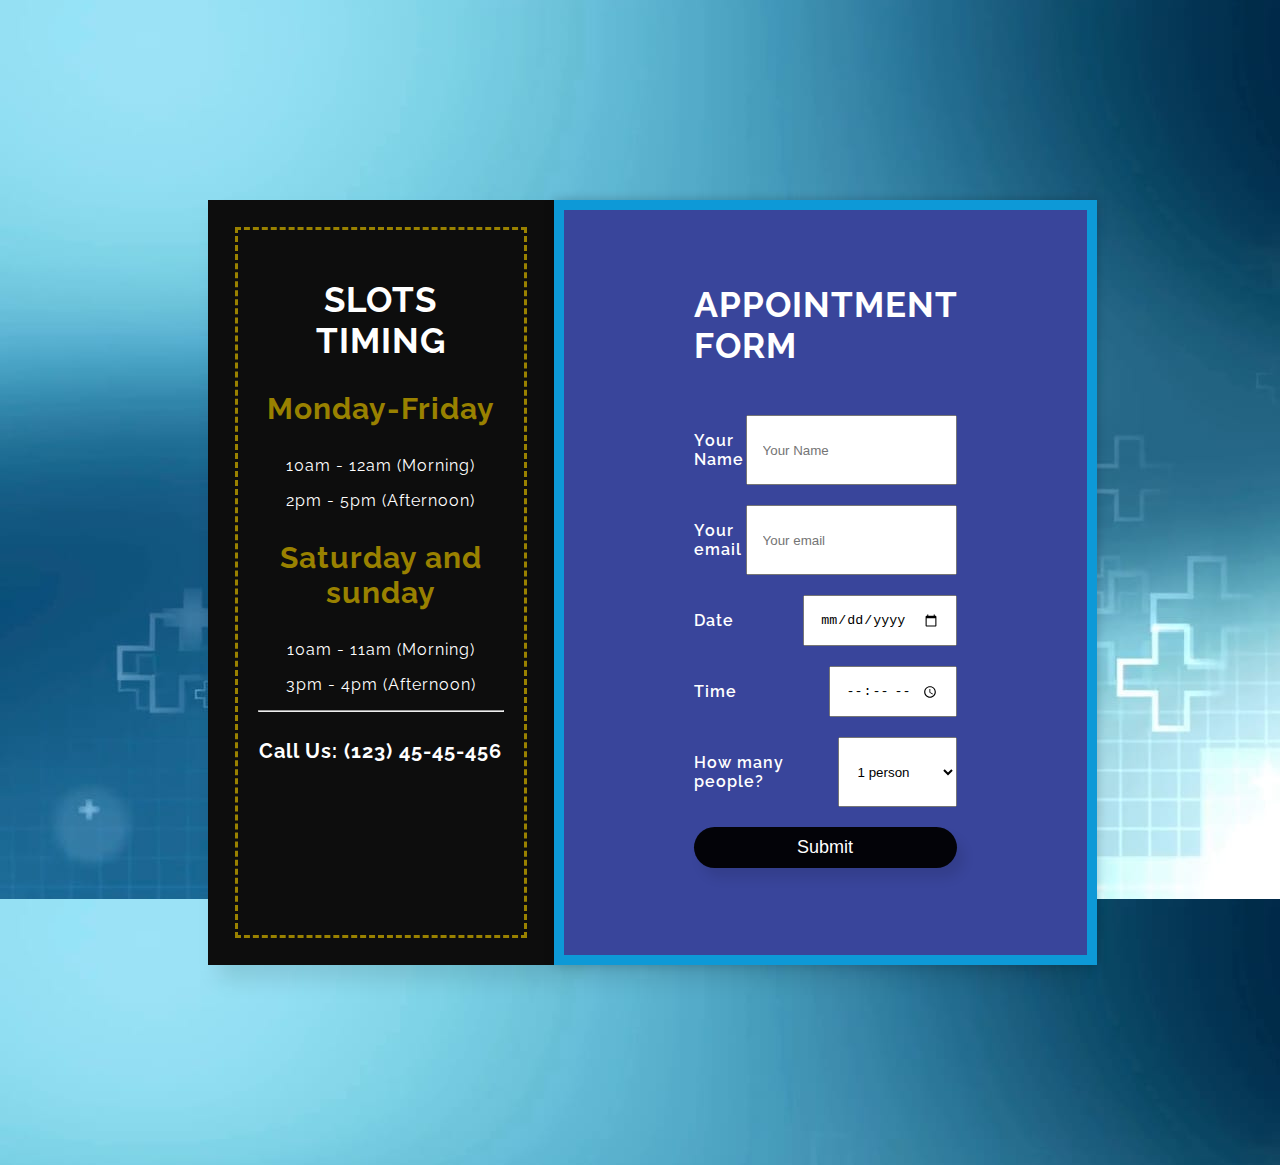
<file: Appointment form/index.html>
<!DOCTYPE html>
<html lang="en">

<head>
    <meta charset="UTF-8">
    <title>Appointment Form</title>
    <link rel="stylesheet" href="style.css">
    <!-- Font -->
    <link href="https://fonts.googleapis.com/css?family=Raleway:400,600,700,900" rel="stylesheet">
</head>

<body>


    <div class="container">
        <div class="container-time">
            <h2 class="heading">Slots Timing</h2>
            <h3 class="heading-days">Monday-Friday</h3>
            <p>10am - 12am (Morning)</p>
            <p>2pm - 5pm (Afternoon)</p>

            <h3 class="heading-days">Saturday and sunday</h3>
            <p>10am - 11am (Morning)</p>
            <p>3pm - 4pm (Afternoon)</p>

            <hr>

            <h4 class="heading-phone">Call Us: (123) 45-45-456</h4>
        </div>

        <div class="container-form">
            <form action="#">
                <h2 class="heading heading-yellow">Appointment Form</h2>

                <div class="form-field">
                    <p>Your Name</p>
                    <input type="text" placeholder="Your Name">
                </div>
                <div class="form-field">
                    <p>Your email</p>
                    <input type="email" placeholder="Your email">
                </div>
                <div class="form-field">
                    <p>Date</p>
                    <input type="date">
                </div>
                <div class="form-field">
                    <p>Time</p>
                    <input type="time">
                </div>
                <div class="form-field">
                    <p>How many people?</p>
                    <select name="select" id="#">
                        <option value="1">1 person</option>
                        <option value="2">2 persons</option>
                        <option value="3">3 persosn</option>
                        <option value="4">4 persons</option>
                        <option value="5">5 persons</option>
                        <option value="5+">5+ persons</option>
                    </select>
                </div>

                <button class="btn">Submit</button>
            </form>
        </div>
    </div>


</body>

</html>
</file>
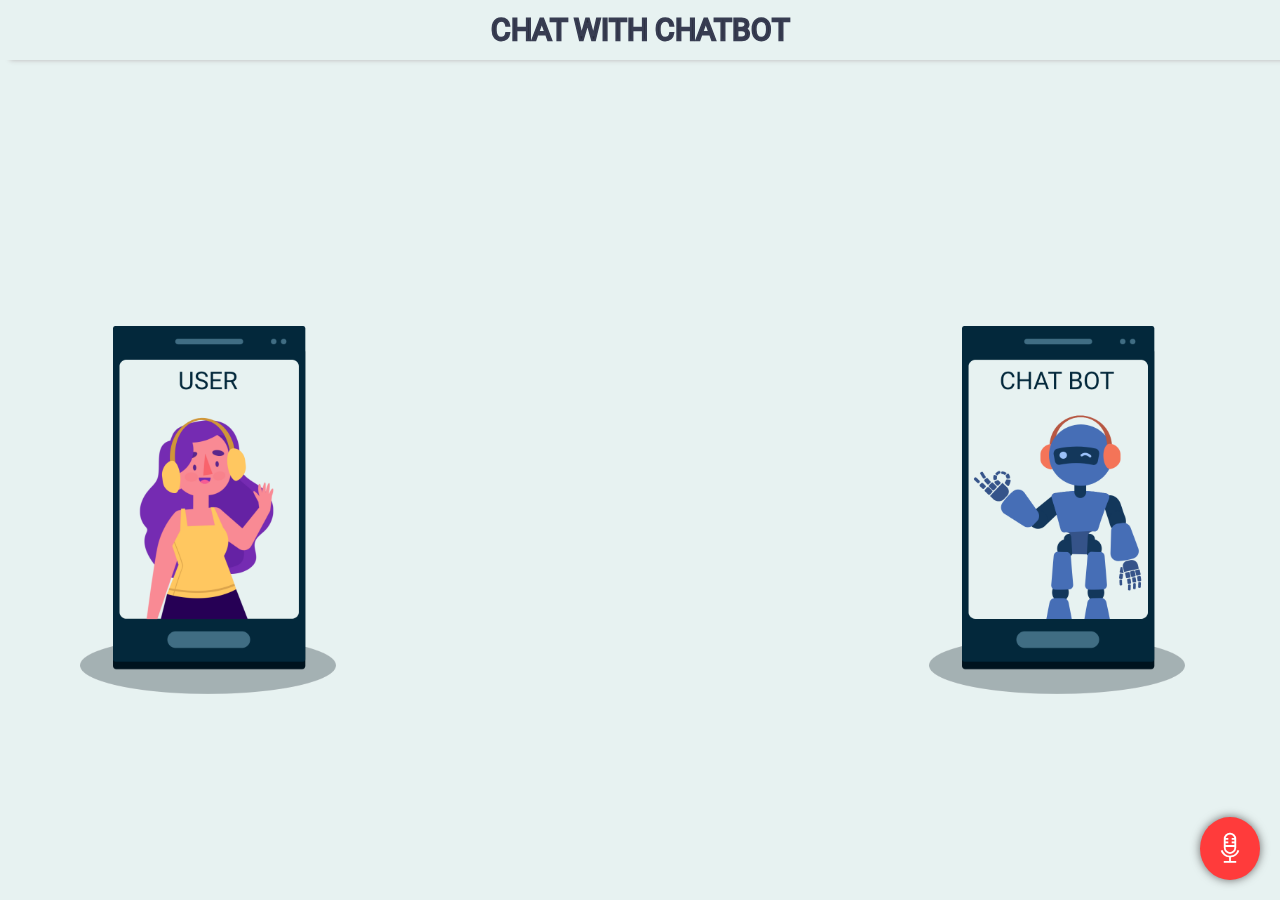
<file: Chatbot/index.html>
<!DOCTYPE html>
<html lang="en">

<head>
    <meta charset="UTF-8">
    <meta name="viewport" content="width=device-width, initial-scale=1.0">
    <title>Chatbot</title>
    <link rel="stylesheet" href="css/style.css">
</head>

<body>
    <h2 data-text="Chat with ChatBot">Chat with ChatBot</h2>
    <section class="main">
        <div class="user-area">
            <img src="images/user.png">
        </div>
        <div class="chatarea-main">
            <div class="chatarea-outer">
                <!--<div class="chatarea-inner user">Hello hi, how are you, i am good. What about you!</div>
                <div class="chatarea-inner chatbot">Hello hi, how are you, i am good. What about you!</div>
                <div class="chatarea-inner user">Hello hi, how are you, i am good. What about you!</div>-->
            </div>
        </div>
        <div class="chatbot-area">
            <img src="images/chatbot.png">
        </div>
        
        <button id="mic"><i class="flaticon-microphone"></i></button>

    </section>
    <script src="js/main.js"></script>
</body>

</html>
</file>
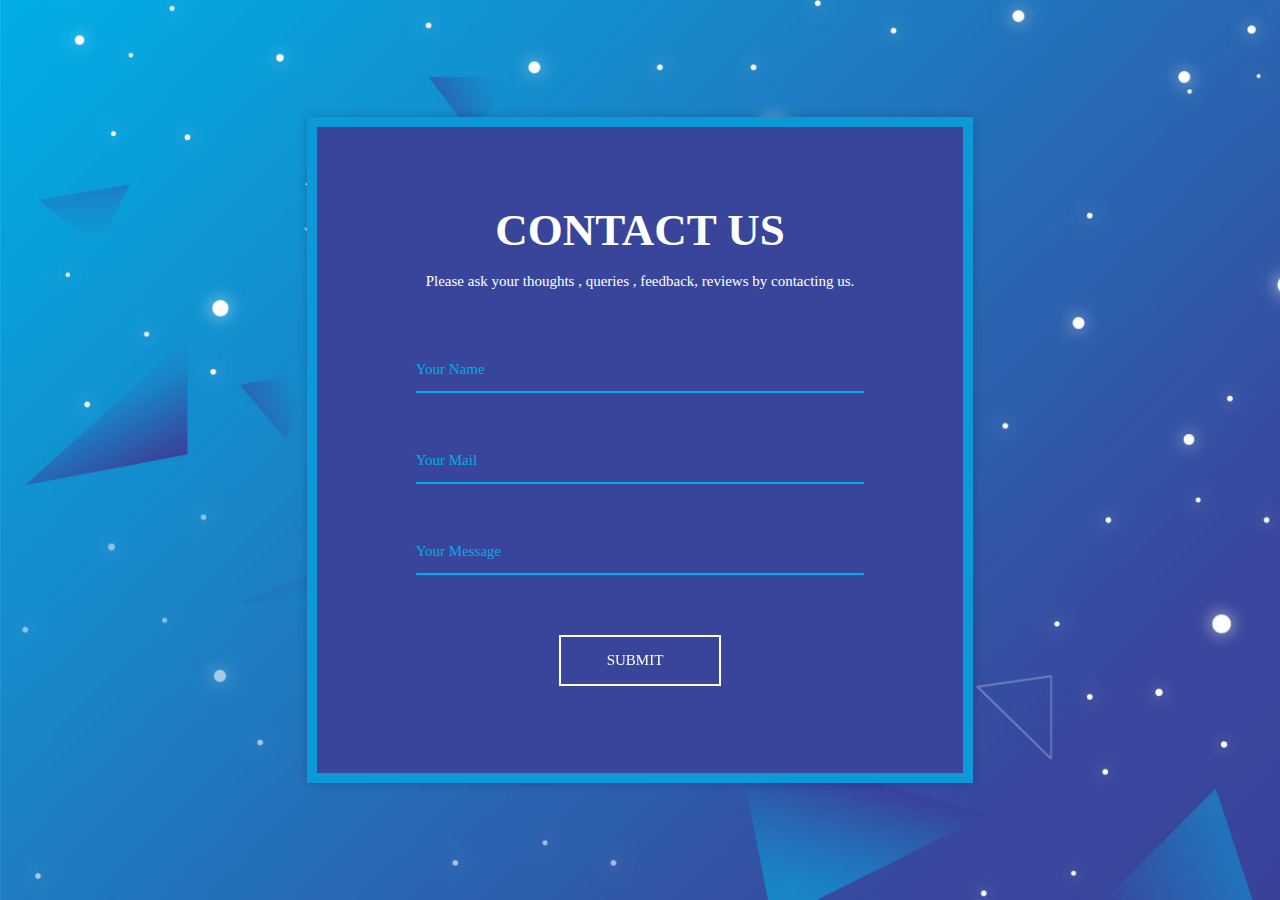
<file: Contact form/index.html>
<!DOCTYPE html>
<html>
	<head>
		<meta charset="utf-8">
		<title>CONTACT FORM</title>
		<meta name="viewport" content="width=device-width, initial-scale=1.0">
		
		<!-- STYLE CSS -->
		<link rel="stylesheet" href="style.css">
	</head>

	<body>

		<div class="wrapper">
			<div class="inner">
				<form action="">
					<h3>Contact Us</h3>
					<p>Please ask your thoughts , queries , feedback, reviews by contacting us.</p>
					<label class="form-group">
						<input type="text" class="form-control"  required>
						<span>Your Name</span>
						<span class="border"></span>
					</label>
					<label class="form-group">
						<input type="text" class="form-control"  required>
						<span for="">Your Mail</span>
						<span class="border"></span>
					</label>
					<label class="form-group" >
						<textarea name="Message" id="" class="form-control" required></textarea>
						<span for="">Your Message</span>
						<span class="border"></span>
					</label>
					<button>Submit 
						<i class="zmdi zmdi-arrow-right"></i>
					</button>
				</form>
			</div>
		</div>
		
	</body>
</html>
</file>
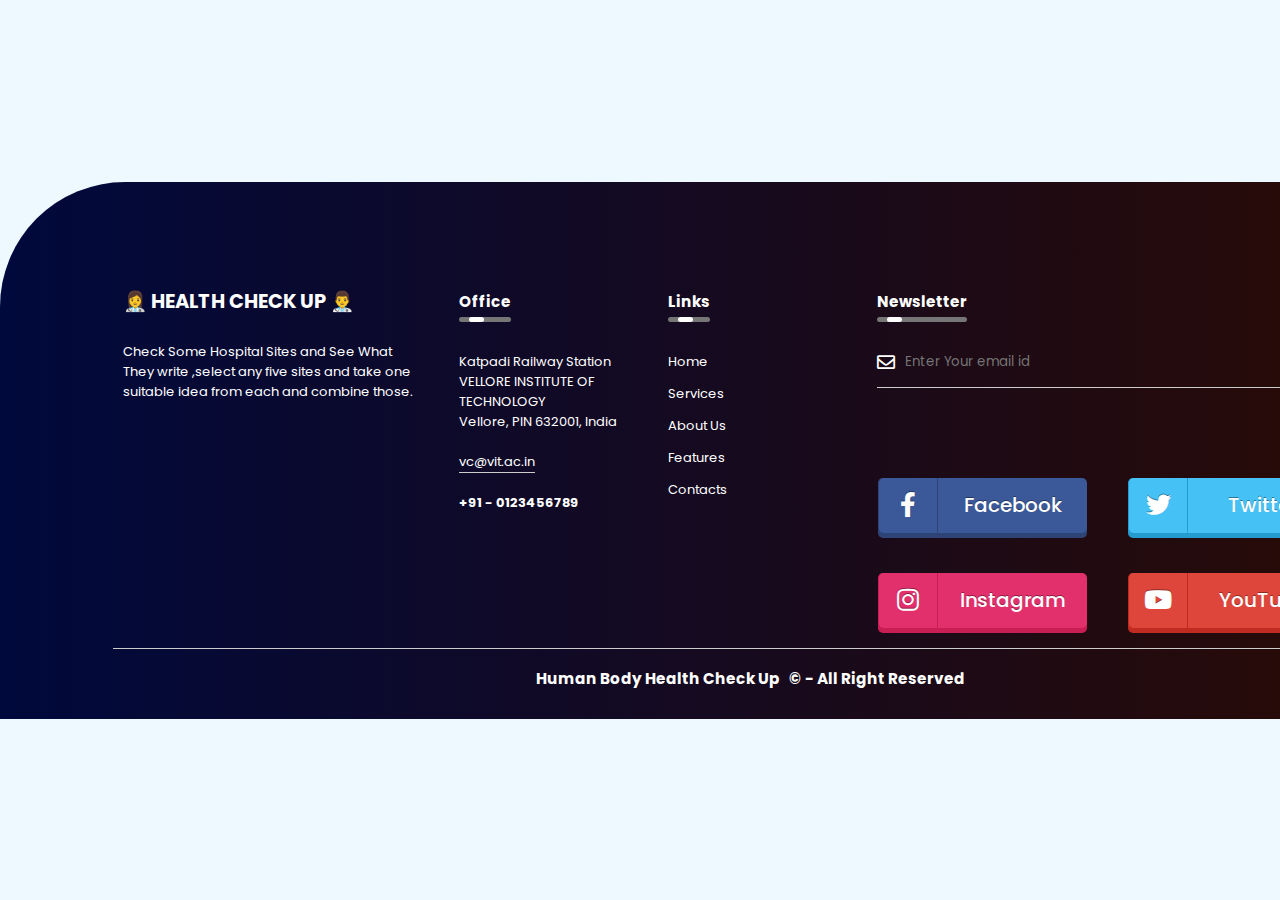
<file: Footer/index.html>
<!DOCTYPE html>
<html lang="en">

<head>
    <meta charset="UTF-8">
    <meta http-equiv="X-UA-Compatible" content="IE=edge">
    <link rel="stylesheet" href="style.css">
    <link rel="stylesheet" href="this.css">
    <link rel="stylesheet" href="https://cdnjs.cloudflare.com/ajax/libs/font-awesome/5.15.3/css/all.min.css" />
    <meta name="viewport" content="width=device-width, initial-scale=1.0">
    <title>Footer</title>
</head>

<body>
    <footer>
        <div class="row">
            <div class="col">
                <h2>👩‍⚕️ HEALTH CHECK UP 👨‍⚕️</h2>
                <p> Check Some Hospital Sites and See What They write ,select any five sites and take one suitable idea
                    from each and combine those.</p>
            </div>
            <div class="col">
                <h3>Office <div class="underline"><span></span></div></h3>
                <p>Katpadi Railway Station</p>
                <p>VELLORE INSTITUTE OF TECHNOLOGY</p>
                <p>Vellore, PIN 632001, India</p>
                <p class="email-id">vc@vit.ac.in</p>
                <h4>+91 - 0123456789</h4>
            </div>
            <div class="col">
                <h3>Links <div class="underline"><span></span></div></h3>
                <ul>
                    <li><a href="">Home</a></li>
                    <li><a href="">Services</a></li>
                    <li><a href="">About Us</a></li>
                    <li><a href="">Features</a></li>
                    <li><a href="">Contacts</a></li>
                </ul>
            </div>
            <div class="col">
                <h3>Newsletter <div class="underline"><span></span></div></h3>
                <form>
                    <i class="far fa-envelope"></i>
                    <input type="email" placeholder="Enter Your email id" required>
                    <button type="submit"><i class="fa fa-arrow-right" aria-hidden="true"></i></button>
                </form>
                <div class="buttons">
                    <div class="row">
                       <button class="facebook" onclick="window.location.href='https://youtu.be/cjtGmBx5sco';">
                       <span><a href="#" style="color:white"><i class="fab fa-facebook-f"></i></a></span>
                       Facebook</button>
                       <button class="instagram" onclick="window.location.href='https://vtop.vit.ac.in/vtop/initialProcess';">
                       <span><a href="#" style="color:white"><i class="fab fa-instagram"></i></a></span>
                       Instagram</button>
                    </div>
                    <div class="row">
                       <button class="twitter"  onclick="window.location.href='#';">
                       <span><a href="#" style="color:white"><i class="fab fa-twitter"></i></a></span>
                       Twitter</button>
                       <button class="youtube"  onclick="window.location.href='#';">
                       <span><a href="#" style="color:white"><i class="fab fa-youtube"></i></a></span>
                       YouTube</button>
                    </div>
                 </div>
            </div>
            <hr width="1500">
            <p>
            <h3>
                <center>Human Body Health Check Up &nbsp; &copy; - All Right Reserved </center>
            </h3>
            </p>
    </footer>

</body>

</html>
</file>
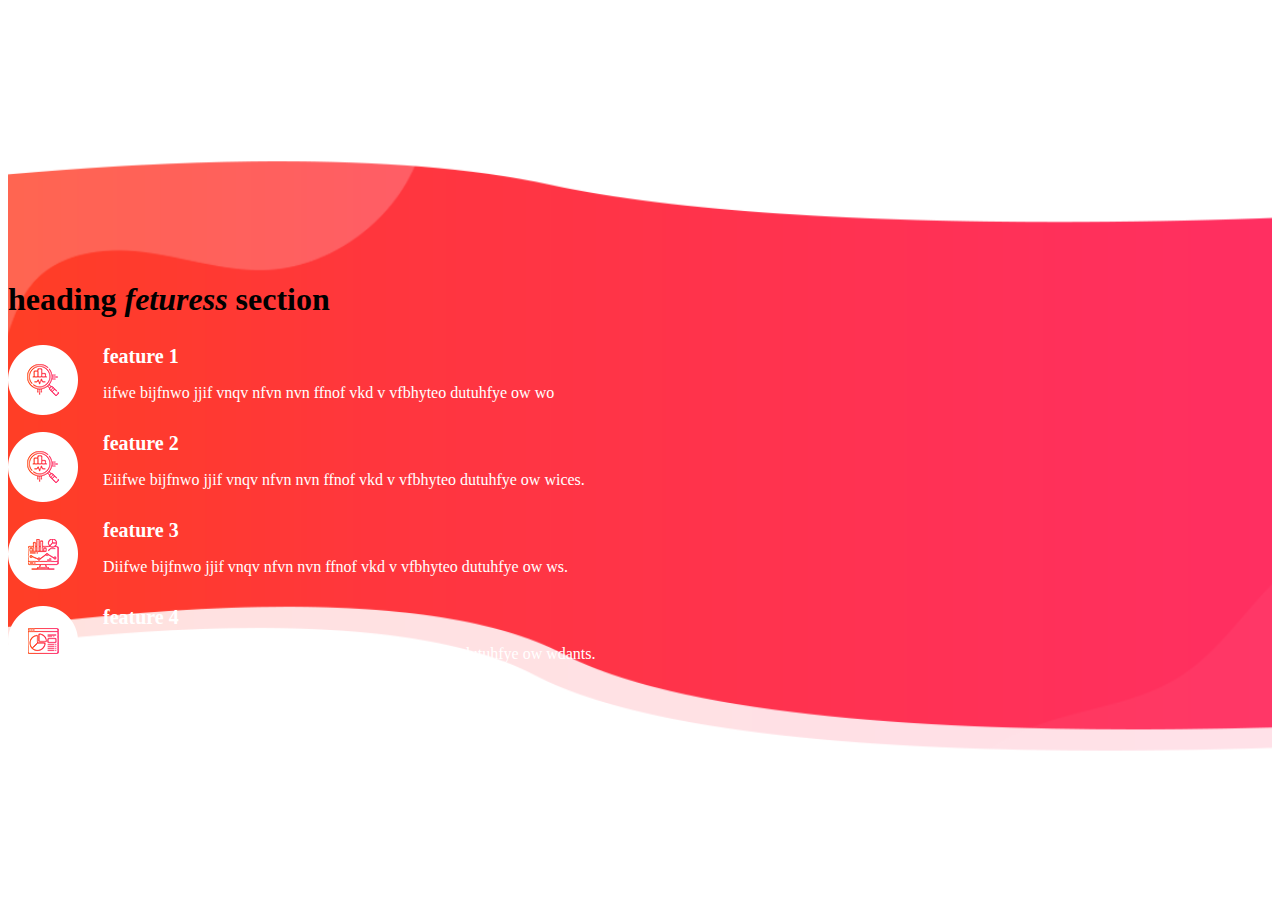
<file: ieee/index.html>
<!DOCTYPE html>
<html>

  <head>

    <link href="https://cdn.jsdelivr.net/npm/bootstrap@5.1.0/dist/css/bootstrap.min.css" rel="stylesheet" integrity="sha384-KyZXEAg3QhqLMpG8r+8fhAXLRk2vvoC2f3B09zVXn8CA5QIVfZOJ3BCsw2P0p/We" crossorigin="anonymous">

    <link rel="stylesheet" href="assets/css/ieee.css">

  </head>

<body>

  <div id="about" class="about-us section">
    <div class="container">
      <div class="row">
        <div class="col-lg-4">
          <div class="left-image" >
           
           <h1>heading<em> feturess</em> section</h1>
          </div>
        </div>
        <div class="col-lg-8 align-self-center">
          <div class="services">
            <div class="row">
              <div class="col-lg-6">
                <div class="item wow fadeIn">
                  <div class="icon">
                    <img src="assets/images/service-icon-02.png" alt="reporting">
                  </div>
                  <div class="right-text">
                    <h4> feature 1</h4>
                    <p>iifwe bijfnwo jjif vnqv nfvn nvn ffnof  vkd v vfbhyteo dutuhfye ow wo</p>
                  </div>
                </div>
              </div>
              <div class="col-lg-6">
                <div class="item wow fadeIn">
                  <div class="icon">
                    <img src="assets/images/service-icon-02.png" alt="">
                  </div>
                  <div class="right-text">
                    <h4>feature 2</h4>
                    <p>Eiifwe bijfnwo jjif vnqv nfvn nvn ffnof  vkd v vfbhyteo dutuhfye ow wices.</p>
                  </div>
                </div>
              </div>
              <div class="col-lg-6">
                <div class="item wow fadeIn" >
                  <div class="icon">
                    <img src="assets/images/service-icon-03.png" alt="">
                  </div>
                  <div class="right-text">
                    <h4>feature 3</h4>
                    <p>Diifwe bijfnwo jjif vnqv nfvn nvn ffnof  vkd v vfbhyteo dutuhfye ow ws.</p>
                  </div>
                </div>
              </div>
              <div class="col-lg-6">
                <div class="item wow fadeIn" >
                  <div class="icon">
                    <img src="assets/images/service-icon-04.png" alt="">
                  </div>
                  <div class="right-text">
                    <h4>feature 4</h4>
                    <p> Oiifwe bijfnwo jjif vnqv nfvn nvn ffnof  vkd v vfbhyteo dutuhfye ow wdants.</p>
                  </div>
                </div>
              </div>
            </div>
          </div>
        </div>
      </div>
    </div>
  </div>
</body>
</html>
</file>
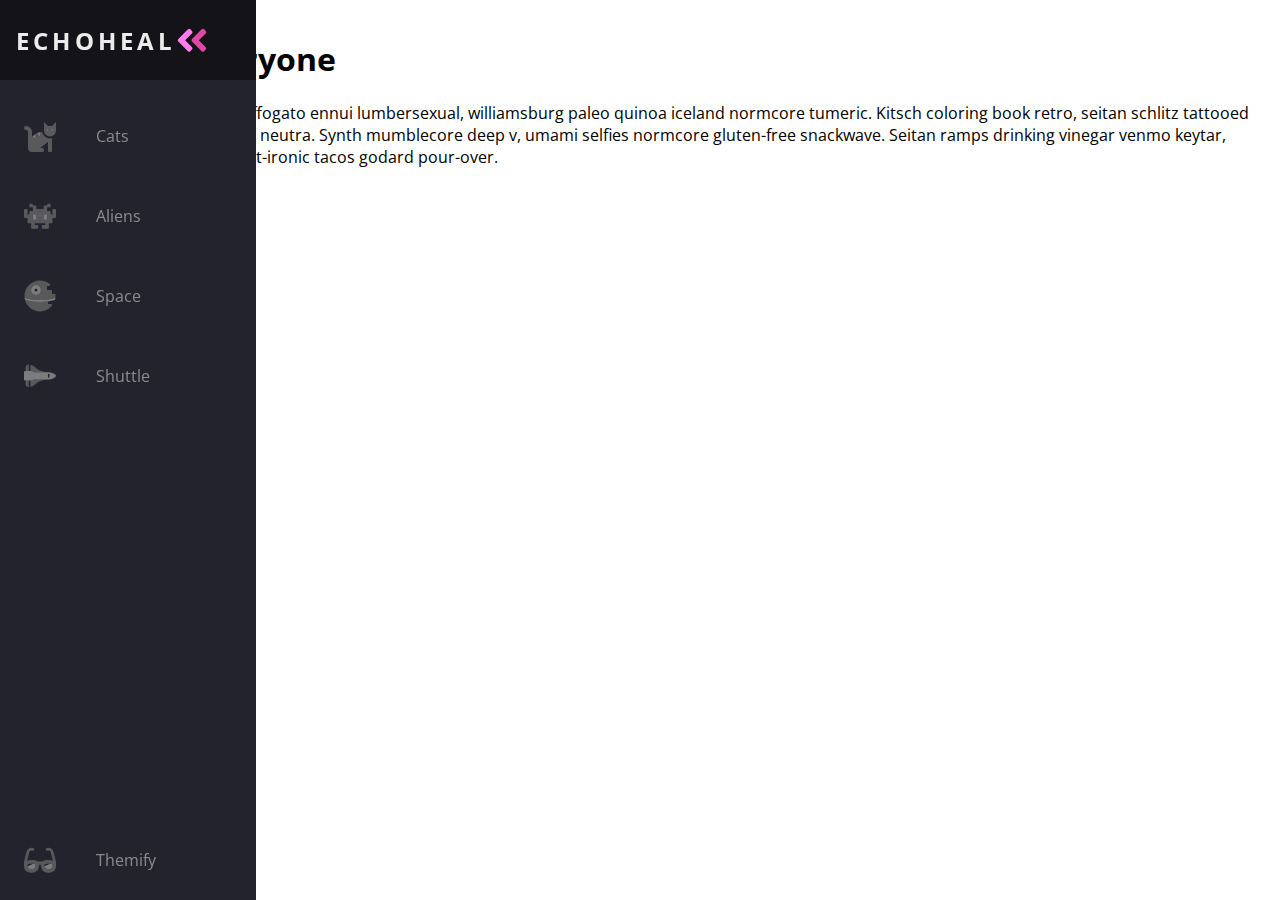
<file: Navbar_new/index.html>
<head>
  <meta name="viewport" content="width=device-width, initial-scale=1.0" />
  <script defer src="theme.js"></script>
  <link rel="stylesheet" href="style.css" />
  <link href="https://fonts.googleapis.com/css?family=Open+Sans:300,400,700&display=swap" rel="stylesheet" />
</head>

<body>
  <nav class="navbar">
    <ul class="navbar-nav">
      <li class="logo">
        <a href="#" class="nav-link">
          <span class="link-text logo-text">ECHOHEAL</span>
          <svg aria-hidden="true" focusable="false" data-prefix="fad" data-icon="angle-double-right" role="img"
            xmlns="http://www.w3.org/2000/svg" viewBox="0 0 448 512"
            class="svg-inline--fa fa-angle-double-right fa-w-14 fa-5x">
            <g class="fa-group">
              <path fill="currentColor"
                d="M224 273L88.37 409a23.78 23.78 0 0 1-33.8 0L32 386.36a23.94 23.94 0 0 1 0-33.89l96.13-96.37L32 159.73a23.94 23.94 0 0 1 0-33.89l22.44-22.79a23.78 23.78 0 0 1 33.8 0L223.88 239a23.94 23.94 0 0 1 .1 34z"
                class="fa-secondary"></path>
              <path fill="currentColor"
                d="M415.89 273L280.34 409a23.77 23.77 0 0 1-33.79 0L224 386.26a23.94 23.94 0 0 1 0-33.89L320.11 256l-96-96.47a23.94 23.94 0 0 1 0-33.89l22.52-22.59a23.77 23.77 0 0 1 33.79 0L416 239a24 24 0 0 1-.11 34z"
                class="fa-primary"></path>
            </g>
          </svg>
        </a>
      </li>

      <li class="nav-item">
        <a href="#" class="nav-link">
          <svg aria-hidden="true" focusable="false" data-prefix="fad" data-icon="cat" role="img"
            xmlns="http://www.w3.org/2000/svg" viewBox="0 0 512 512" class="svg-inline--fa fa-cat fa-w-16 fa-9x">
            <g class="fa-group">
              <path fill="currentColor"
                d="M448 96h-64l-64-64v134.4a96 96 0 0 0 192 0V32zm-72 80a16 16 0 1 1 16-16 16 16 0 0 1-16 16zm80 0a16 16 0 1 1 16-16 16 16 0 0 1-16 16zm-165.41 16a204.07 204.07 0 0 0-34.59 2.89V272l-43.15-64.73a183.93 183.93 0 0 0-44.37 26.17L192 304l-60.94-30.47L128 272v-80a96.1 96.1 0 0 0-96-96 32 32 0 0 0 0 64 32 32 0 0 1 32 32v256a64.06 64.06 0 0 0 64 64h176a16 16 0 0 0 16-16v-16a32 32 0 0 0-32-32h-32l128-96v144a16 16 0 0 0 16 16h32a16 16 0 0 0 16-16V289.86a126.78 126.78 0 0 1-32 4.54c-61.81 0-113.52-44.05-125.41-102.4z"
                class="fa-secondary"></path>
              <path fill="currentColor"
                d="M376 144a16 16 0 1 0 16 16 16 16 0 0 0-16-16zm80 0a16 16 0 1 0 16 16 16 16 0 0 0-16-16zM131.06 273.53L192 304l-23.52-70.56a192.06 192.06 0 0 0-37.42 40.09zM256 272v-77.11a198.62 198.62 0 0 0-43.15 12.38z"
                class="fa-primary"></path>
            </g>
          </svg>
          <span class="link-text">Cats</span>
        </a>
      </li>

      <li class="nav-item">
        <a href="#" class="nav-link">
          <svg aria-hidden="true" focusable="false" data-prefix="fad" data-icon="alien-monster" role="img"
            xmlns="http://www.w3.org/2000/svg" viewBox="0 0 576 512"
            class="svg-inline--fa fa-alien-monster fa-w-18 fa-9x">
            <g class="fa-group">
              <path fill="currentColor"
                d="M560,128H528a15.99954,15.99954,0,0,0-16,16v80H480V176a15.99954,15.99954,0,0,0-16-16H416V96h48a16.00079,16.00079,0,0,0,16-16V48a15.99954,15.99954,0,0,0-16-16H432a15.99954,15.99954,0,0,0-16,16V64H368a15.99954,15.99954,0,0,0-16,16v48H224V80a15.99954,15.99954,0,0,0-16-16H160V48a15.99954,15.99954,0,0,0-16-16H112A15.99954,15.99954,0,0,0,96,48V80a16.00079,16.00079,0,0,0,16,16h48v64H112a15.99954,15.99954,0,0,0-16,16v48H64V144a15.99954,15.99954,0,0,0-16-16H16A15.99954,15.99954,0,0,0,0,144V272a16.00079,16.00079,0,0,0,16,16H64v80a16.00079,16.00079,0,0,0,16,16h48v80a16.00079,16.00079,0,0,0,16,16h96a16.00079,16.00079,0,0,0,16-16V432a15.99954,15.99954,0,0,0-16-16H192V384H384v32H336a15.99954,15.99954,0,0,0-16,16v32a16.00079,16.00079,0,0,0,16,16h96a16.00079,16.00079,0,0,0,16-16V384h48a16.00079,16.00079,0,0,0,16-16V288h48a16.00079,16.00079,0,0,0,16-16V144A15.99954,15.99954,0,0,0,560,128ZM224,320H160V224h64Zm192,0H352V224h64Z"
                class="fa-secondary"></path>
              <path fill="currentColor" d="M160,320h64V224H160Zm192-96v96h64V224Z" class="fa-primary"></path>
            </g>
          </svg>
          <span class="link-text">Aliens</span>
        </a>
      </li>

      <li class="nav-item">
        <a href="#" class="nav-link">
          <svg aria-hidden="true" focusable="false" data-prefix="fad" data-icon="space-station-moon-alt" role="img"
            xmlns="http://www.w3.org/2000/svg" viewBox="0 0 512 512"
            class="svg-inline--fa fa-space-station-moon-alt fa-w-16 fa-5x">
            <g class="fa-group">
              <path fill="currentColor"
                d="M501.70312,224H448V160H368V96h48V66.67383A246.86934,246.86934,0,0,0,256,8C119.03125,8,8,119.0332,8,256a250.017,250.017,0,0,0,1.72656,28.26562C81.19531,306.76953,165.47656,320,256,320s174.80469-13.23047,246.27344-35.73438A250.017,250.017,0,0,0,504,256,248.44936,248.44936,0,0,0,501.70312,224ZM192,240a80,80,0,1,1,80-80A80.00021,80.00021,0,0,1,192,240ZM384,343.13867A940.33806,940.33806,0,0,1,256,352c-87.34375,0-168.71094-11.46094-239.28906-31.73633C45.05859,426.01953,141.29688,504,256,504a247.45808,247.45808,0,0,0,192-91.0918V384H384Z"
                class="fa-secondary"></path>
              <path fill="currentColor"
                d="M256,320c-90.52344,0-174.80469-13.23047-246.27344-35.73438a246.11376,246.11376,0,0,0,6.98438,35.998C87.28906,340.53906,168.65625,352,256,352s168.71094-11.46094,239.28906-31.73633a246.11376,246.11376,0,0,0,6.98438-35.998C430.80469,306.76953,346.52344,320,256,320Zm-64-80a80,80,0,1,0-80-80A80.00021,80.00021,0,0,0,192,240Zm0-104a24,24,0,1,1-24,24A23.99993,23.99993,0,0,1,192,136Z"
                class="fa-primary"></path>
            </g>
          </svg>
          <span class="link-text">Space</span>
        </a>
      </li>

      <li class="nav-item">
        <a href="#" class="nav-link">
          <svg aria-hidden="true" focusable="false" data-prefix="fad" data-icon="space-shuttle" role="img"
            xmlns="http://www.w3.org/2000/svg" viewBox="0 0 640 512"
            class="svg-inline--fa fa-space-shuttle fa-w-20 fa-5x">
            <g class="fa-group">
              <path fill="currentColor"
                d="M32 416c0 35.35 21.49 64 48 64h16V352H32zm154.54-232h280.13L376 168C243 140.59 222.45 51.22 128 34.65V160h18.34a45.62 45.62 0 0 1 40.2 24zM32 96v64h64V32H80c-26.51 0-48 28.65-48 64zm114.34 256H128v125.35C222.45 460.78 243 371.41 376 344l90.67-16H186.54a45.62 45.62 0 0 1-40.2 24z"
                class="fa-secondary"></path>
              <path fill="currentColor"
                d="M592.6 208.24C559.73 192.84 515.78 184 472 184H186.54a45.62 45.62 0 0 0-40.2-24H32c-23.2 0-32 10-32 24v144c0 14 8.82 24 32 24h114.34a45.62 45.62 0 0 0 40.2-24H472c43.78 0 87.73-8.84 120.6-24.24C622.28 289.84 640 272 640 256s-17.72-33.84-47.4-47.76zM488 296a8 8 0 0 1-8-8v-64a8 8 0 0 1 8-8c31.91 0 31.94 80 0 80z"
                class="fa-primary"></path>
            </g>
          </svg>
          <span class="link-text">Shuttle</span>
        </a>
      </li>

      <li class="nav-item" id="themeButton">
        <a href="#" class="nav-link">
          <svg class="theme-icon" id="lightIcon" aria-hidden="true" focusable="false" data-prefix="fad"
            data-icon="moon-stars" role="img" xmlns="http://www.w3.org/2000/svg" viewBox="0 0 512 512"
            class="svg-inline--fa fa-moon-stars fa-w-16 fa-7x">
            <g class="fa-group">
              <path fill="currentColor"
                d="M320 32L304 0l-16 32-32 16 32 16 16 32 16-32 32-16zm138.7 149.3L432 128l-26.7 53.3L352 208l53.3 26.7L432 288l26.7-53.3L512 208z"
                class="fa-secondary"></path>
              <path fill="currentColor"
                d="M332.2 426.4c8.1-1.6 13.9 8 8.6 14.5a191.18 191.18 0 0 1-149 71.1C85.8 512 0 426 0 320c0-120 108.7-210.6 227-188.8 8.2 1.6 10.1 12.6 2.8 16.7a150.3 150.3 0 0 0-76.1 130.8c0 94 85.4 165.4 178.5 147.7z"
                class="fa-primary"></path>
            </g>
          </svg>
          <svg class="theme-icon" id="solarIcon" aria-hidden="true" focusable="false" data-prefix="fad" data-icon="sun"
            role="img" xmlns="http://www.w3.org/2000/svg" viewBox="0 0 512 512"
            class="svg-inline--fa fa-sun fa-w-16 fa-7x">
            <g class="fa-group">
              <path fill="currentColor"
                d="M502.42 240.5l-94.7-47.3 33.5-100.4c4.5-13.6-8.4-26.5-21.9-21.9l-100.4 33.5-47.41-94.8a17.31 17.31 0 0 0-31 0l-47.3 94.7L92.7 70.8c-13.6-4.5-26.5 8.4-21.9 21.9l33.5 100.4-94.7 47.4a17.31 17.31 0 0 0 0 31l94.7 47.3-33.5 100.5c-4.5 13.6 8.4 26.5 21.9 21.9l100.41-33.5 47.3 94.7a17.31 17.31 0 0 0 31 0l47.31-94.7 100.4 33.5c13.6 4.5 26.5-8.4 21.9-21.9l-33.5-100.4 94.7-47.3a17.33 17.33 0 0 0 .2-31.1zm-155.9 106c-49.91 49.9-131.11 49.9-181 0a128.13 128.13 0 0 1 0-181c49.9-49.9 131.1-49.9 181 0a128.13 128.13 0 0 1 0 181z"
                class="fa-secondary"></path>
              <path fill="currentColor" d="M352 256a96 96 0 1 1-96-96 96.15 96.15 0 0 1 96 96z" class="fa-primary">
              </path>
            </g>
          </svg>
          <svg class="theme-icon" id="darkIcon" aria-hidden="true" focusable="false" data-prefix="fad"
            data-icon="sunglasses" role="img" xmlns="http://www.w3.org/2000/svg" viewBox="0 0 576 512"
            class="svg-inline--fa fa-sunglasses fa-w-18 fa-7x">
            <g class="fa-group">
              <path fill="currentColor"
                d="M574.09 280.38L528.75 98.66a87.94 87.94 0 0 0-113.19-62.14l-15.25 5.08a16 16 0 0 0-10.12 20.25L395.25 77a16 16 0 0 0 20.22 10.13l13.19-4.39c10.87-3.63 23-3.57 33.15 1.73a39.59 39.59 0 0 1 20.38 25.81l38.47 153.83a276.7 276.7 0 0 0-81.22-12.47c-34.75 0-74 7-114.85 26.75h-73.18c-40.85-19.75-80.07-26.75-114.85-26.75a276.75 276.75 0 0 0-81.22 12.45l38.47-153.8a39.61 39.61 0 0 1 20.38-25.82c10.15-5.29 22.28-5.34 33.15-1.73l13.16 4.39A16 16 0 0 0 180.75 77l5.06-15.19a16 16 0 0 0-10.12-20.21l-15.25-5.08A87.95 87.95 0 0 0 47.25 98.65L1.91 280.38A75.35 75.35 0 0 0 0 295.86v70.25C0 429 51.59 480 115.19 480h37.12c60.28 0 110.38-45.94 114.88-105.37l2.93-38.63h35.76l2.93 38.63c4.5 59.43 54.6 105.37 114.88 105.37h37.12C524.41 480 576 429 576 366.13v-70.25a62.67 62.67 0 0 0-1.91-15.5zM203.38 369.8c-2 25.9-24.41 46.2-51.07 46.2h-37.12C87 416 64 393.63 64 366.11v-37.55a217.35 217.35 0 0 1 72.59-12.9 196.51 196.51 0 0 1 69.91 12.9zM512 366.13c0 27.5-23 49.87-51.19 49.87h-37.12c-26.69 0-49.1-20.3-51.07-46.2l-3.12-41.24a196.55 196.55 0 0 1 69.94-12.9A217.41 217.41 0 0 1 512 328.58z"
                class="fa-secondary"></path>
              <path fill="currentColor"
                d="M64.19 367.9c0-.61-.19-1.18-.19-1.8 0 27.53 23 49.9 51.19 49.9h37.12c26.66 0 49.1-20.3 51.07-46.2l3.12-41.24c-14-5.29-28.31-8.38-42.78-10.42zm404-50l-95.83 47.91.3 4c2 25.9 24.38 46.2 51.07 46.2h37.12C489 416 512 393.63 512 366.13v-37.55a227.76 227.76 0 0 0-43.85-10.66z"
                class="fa-primary"></path>
            </g>
          </svg>
          <span class="link-text">Themify</span>
        </a>
      </li>
    </ul>
  </nav>

  <main>
    <h1>Hello everyone</h1>
    <p>
      I'm baby kale chips affogato ennui lumbersexual, williamsburg paleo quinoa
      iceland normcore tumeric. Kitsch coloring book retro, seitan schlitz
      tattooed biodiesel vexillologist neutra. Synth mumblecore deep v, umami
      selfies normcore gluten-free snackwave. Seitan ramps drinking vinegar
      venmo keytar, humblebrag VHS post-ironic tacos godard pour-over.
    </p>
    
  </main>
</body>
</file>
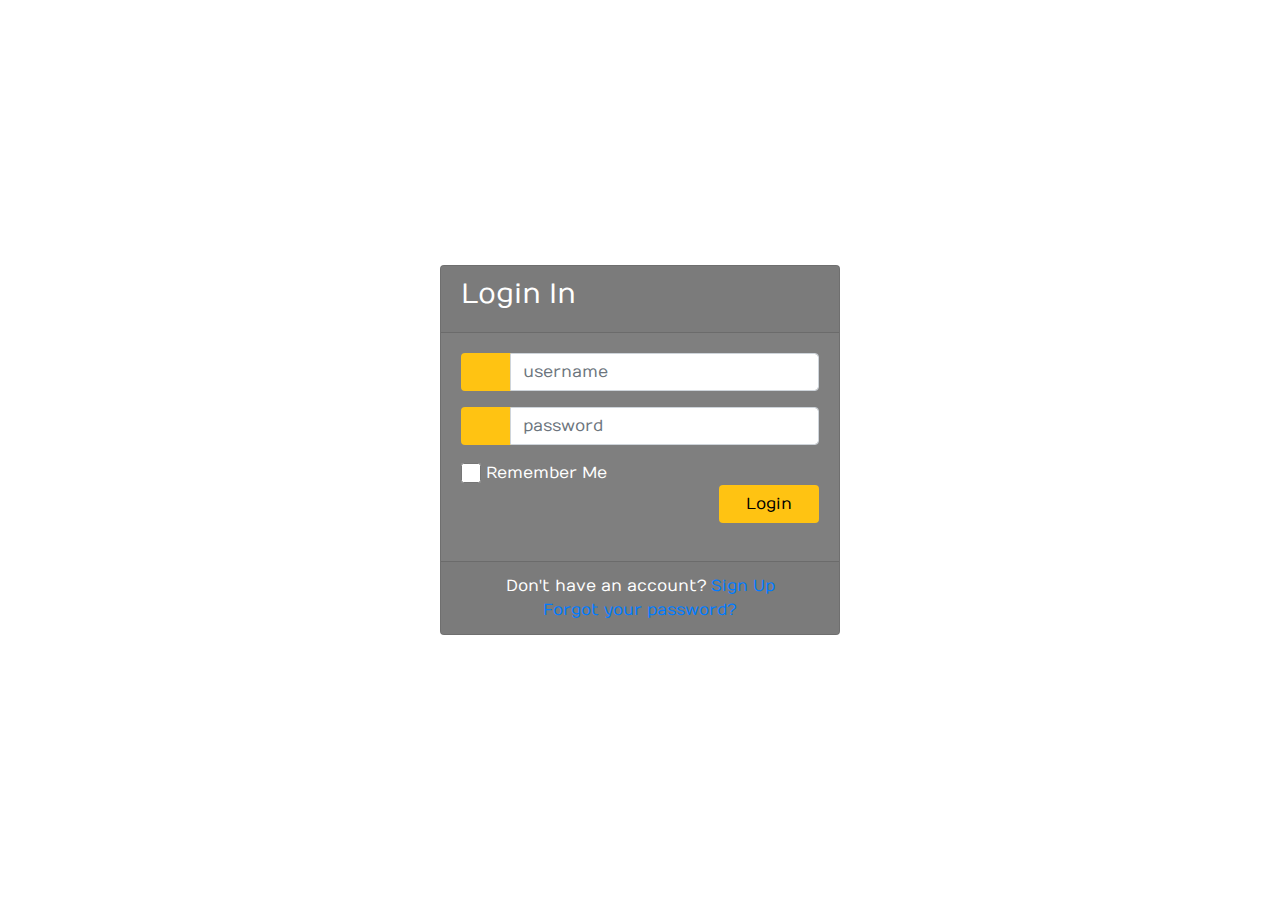
<file: login/login.html>
<!DOCTYPE html>
<html>
<head>
	<title>Login Page</title>
 
    <link href="//maxcdn.bootstrapcdn.com/bootstrap/4.1.1/css/bootstrap.min.css" rel="stylesheet" id="bootstrap-css">
    <script src="//maxcdn.bootstrapcdn.com/bootstrap/4.1.1/js/bootstrap.min.js"></script>
    <script src="//cdnjs.cloudflare.com/ajax/libs/jquery/3.2.1/jquery.min.js"></script>
    

	<link rel="stylesheet" href="https://stackpath.bootstrapcdn.com/bootstrap/4.1.3/css/bootstrap.min.css" integrity="sha384-MCw98/SFnGE8fJT3GXwEOngsV7Zt27NXFoaoApmYm81iuXoPkFOJwJ8ERdknLPMO" crossorigin="anonymous">
    
    
	<link rel="stylesheet" href="https://use.fontawesome.com/releases/v5.3.1/css/all.css" integrity="sha384-mzrmE5qonljUremFsqc01SB46JvROS7bZs3IO2EmfFsd15uHvIt+Y8vEf7N7fWAU" crossorigin="anonymous">

	
	<link rel="stylesheet" type="text/css" href="styles.css">
</head>
<body>
<div class="container">
	<div class="d-flex justify-content-center h-100">
		<div class="card">
			<div class="card-header">
				<h3>Login In</h3>
				<div class="d-flex justify-content-end social_icon">
					<span><i class="fab fa-facebook"></i></span>
					<span><i class="fab fa-google"></i></i></span>
					<span><i class="fab fa-apple"></i></span>
				</div>
			</div>
			<div class="card-body">
				<form>
					<div class="input-group form-group">
						<div class="input-group-prepend">
							<span class="input-group-text"><i class="fas fa-user"></i></span>
						</div>
						<input type="text" class="form-control" placeholder="username">
						
					</div>
					<div class="input-group form-group">
						<div class="input-group-prepend">
							<span class="input-group-text"><i class="fas fa-key"></i></span>
						</div>
						<input type="password" class="form-control" placeholder="password">
					</div>
					<div class="row align-items-center remember">
						<input type="checkbox">Remember Me
					</div>
					<div class="form-group">
						<input type="submit" value="Login" class="btn float-right login_btn">
					</div>
				</form>
			</div>
			<div class="card-footer">
				<div class="d-flex justify-content-center links">
					Don't have an account?<a href="#">Sign Up</a>
				</div>
				<div class="d-flex justify-content-center">
					<a href="#">Forgot your password?</a>
				</div>
			</div>
		</div>
	</div>
</div>
</body>
</html>
</file>
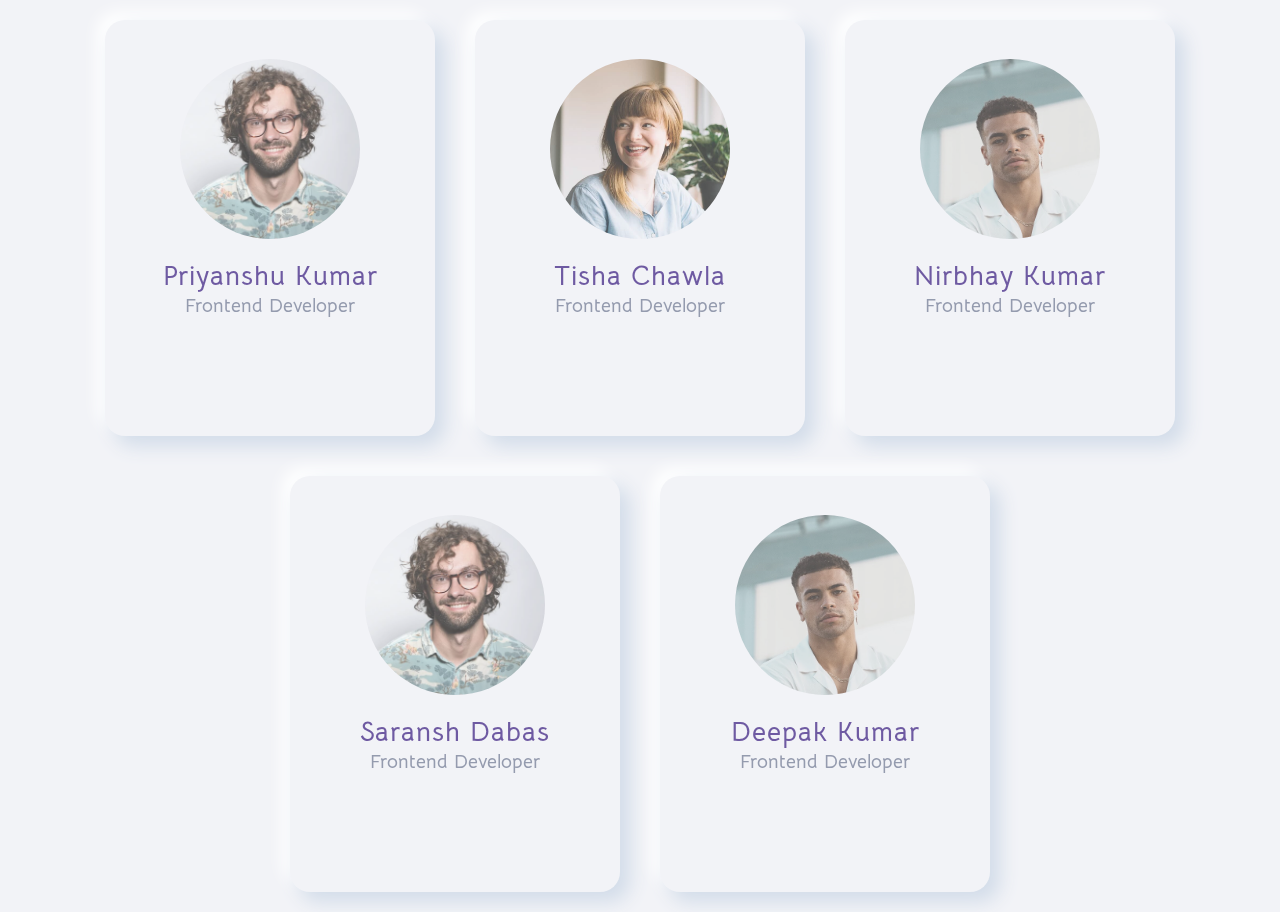
<file: Our Team/team.html>
<!DOCTYPE html>
<html lang="en">
<head>
   <meta charset="UTF-8">
   <meta http-equiv="X-UA-Compatible" content="IE=edge">
   <meta name="viewport" content="width=device-width, initial-scale=1.0">
   <link rel="stylesheet" href="https://cdnjs.cloudflare.com/ajax/libs/font-awesome/4.7.0/css/font-awesome.css"/>
   <link rel="stylesheet" href="style.css">
   <title> Our Team </title>

   <!-- Created by S-Tech04 -->

</head>
<body>
    <div class="container">
        <div class="card">
            <div class="content">
                <div class="imgBx">
                    <img src="./team1.jpg" alt="">
                </div>
                <div class="contentBx">
                    <h4>Priyanshu Kumar</h4>
                    <h5>Frontend Developer</h5>
                </div>
                <div class="sci">
                    <li style="--i:1"><a href="#"><i class="fa fa-facebook" aria-hidden="true"></i></a></li>
                    <li style="--i:2"><a href="#"><i class="fa fa-instagram" aria-hidden="true"></i></a></li>
                    <li style="--i:3"><a href="#"><i class="fa fa-github" aria-hidden="true"></i></a></li>
                </div>
            </div>
        </div>
        <div class="card">
            <div class="content">
                <div class="imgBx">
                    <img src="./team2.jpg" alt="">
                </div>
                <div class="contentBx">
                    <h4>Tisha Chawla</h4>
                    <h5>Frontend Developer</h5>
                </div>
                <div class="sci">
                    <li style="--i:1"><a href="#"><i class="fa fa-facebook" aria-hidden="true"></i></a></li>
                    <li style="--i:2"><a href="#"><i class="fa fa-instagram" aria-hidden="true"></i></a></li>
                    <li style="--i:3"><a href="#"><i class="fa fa-github" aria-hidden="true"></i></a></li>
                </div>
            </div>
        </div>
        <div class="card">
            <div class="content">
                <div class="imgBx">
                    <img src="./team3.jpg" alt="">
                </div>
                <div class="contentBx">
                    <h4>Nirbhay Kumar</h4>
                    <h5>Frontend Developer</h5>
                </div>
                <div class="sci">
                    <li style="--i:1"><a href="#" ><i class="fa fa-facebook" aria-hidden="true"></i></a></li>
                    <li style="--i:2"><a href="#"><i class="fa fa-instagram" aria-hidden="true"></i></a></li>
                    <li style="--i:3"><a href="#"><i class="fa fa-github" aria-hidden="true"></i></a></li>
                </div>
            </div>
        </div>
        <div class="card">
            <div class="content">
                <div class="imgBx">
                    <img src="./team1.jpg" alt="">
                </div>
                <div class="contentBx">
                    <h4>Saransh Dabas</h4>
                    <h5>Frontend Developer</h5>
                </div>
                <div class="sci">
                    <li style="--i:1"><a href="#"><i class="fa fa-facebook" aria-hidden="true"></i></a></li>
                    <li style="--i:2"><a href="#"><i class="fa fa-instagram" aria-hidden="true"></i></a></li>
                    <li style="--i:3"><a href="#"><i class="fa fa-github" aria-hidden="true"></i></a></li>
                </div>
            </div>
        </div>
        <div class="card">
            <div class="content">
                <div class="imgBx">
                    <img src="./team3.jpg" alt="">
                </div>
                <div class="contentBx">
                    <h4>Deepak Kumar</h4>
                    <h5>Frontend Developer</h5>
                </div>
                <div class="sci">
                    <li style="--i:1"><a href="#"><i class="fa fa-facebook" aria-hidden="true"></i></a></li>
                    <li style="--i:2"><a href="#"><i class="fa fa-instagram" aria-hidden="true"></i></a></li>
                    <li style="--i:3"><a href="#"><i class="fa fa-github" aria-hidden="true"></i></a></li>
                </div>
            </div>
        </div>
    </div>
</body>
</html>
</file>
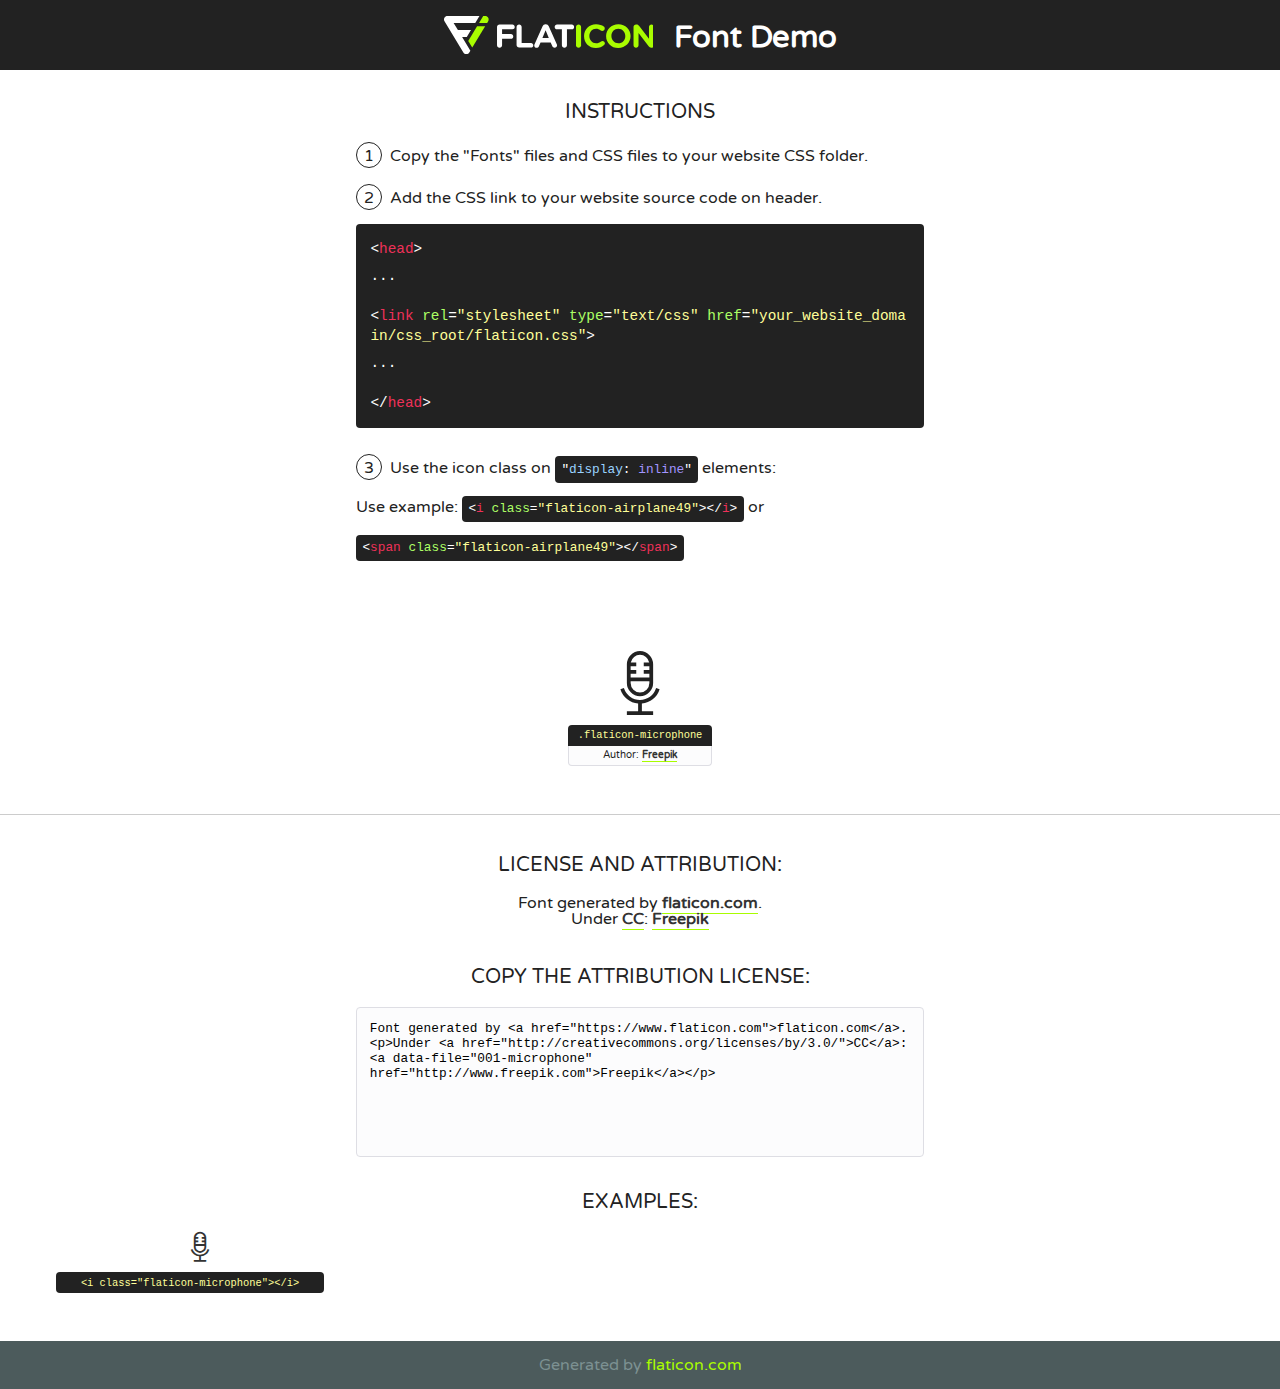
<file: Chatbot/fonts/flaticon.html>
<!DOCTYPE html>
<!--
  Flaticon icon font: Flaticon
  Creation date: 06/06/2020 08:55
-->
<html>
<!DOCTYPE html>
<html>

<head>
    <title>Flaticon WebFont</title>
    <link href="http://fonts.googleapis.com/css?family=Varela+Round" rel="stylesheet" type="text/css" />
    <link rel="stylesheet" type="text/css" href="flaticon.css">
    <meta charset="UTF-8">
    <style>
    html, body, div, span, applet, object, iframe,
    h1, h2, h3, h4, h5, h6, p, blockquote, pre,
    a, abbr, acronym, address, big, cite, code,
    del, dfn, em, img, ins, kbd, q, s, samp,
    small, strike, strong, sub, sup, tt, var,
    b, u, i, center,
    dl, dt, dd, ol, ul, li,
    fieldset, form, label, legend,
    table, caption, tbody, tfoot, thead, tr, th, td,
    article, aside, canvas, details, embed, 
    figure, figcaption, footer, header, hgroup, 
    menu, nav, output, ruby, section, summary,
    time, mark, audio, video {
        margin: 0;
        padding: 0;
        border: 0;
        font-size: 100%;
        font: inherit;
        vertical-align: baseline;
    }
    /* HTML5 display-role reset for older browsers */
    article, aside, details, figcaption, figure, 
    footer, header, hgroup, menu, nav, section {
        display: block;
    }
    body {
        line-height: 1;
    }
    ol, ul {
        list-style: none;
    }
    blockquote, q {
        quotes: none;
    }
    blockquote:before, blockquote:after,
    q:before, q:after {
        content: '';
        content: none;
    }
    table {
        border-collapse: collapse;
        border-spacing: 0;
    }
    body {
        font-family: 'Varela Round', Helvetica, Arial, sans-serif;
        font-size: 16px;
        color: #222;
    }
    a {
        color: #333;
        border-bottom: 1px solid #a9fd00;
        font-weight: bold;
        text-decoration: none;
    }
    * {
        -moz-box-sizing: border-box;
        -webkit-box-sizing: border-box;
        box-sizing: border-box;
        margin: 0;
        padding: 0;
    }
    [class^="flaticon-"]:before, [class*=" flaticon-"]:before, [class^="flaticon-"]:after, [class*=" flaticon-"]:after {
        font-family: Flaticon;
        font-size: 30px;
        font-style: normal;
        margin-left: 20px;
        color: #333;
    }
    .wrapper {
        max-width: 600px;
        margin: auto;
        padding: 0 1em;
    }
    .title {
        font-size: 1.25em;
        text-align: center;
        margin-bottom: 1em;
        text-transform: uppercase;
    }
    header {
        text-align: center;
        background-color: #222;
        color: #fff;
        padding: 1em;
    }
    header .logo {
        width: 210px;
        height: 38px;
        display: inline-block;
        vertical-align: middle;
        margin-right: 1em;
        border: none;
    }
    header strong {
        font-size: 1.95em;
        font-weight: bold;
        vertical-align: middle;
        margin-top: 5px;
        display: inline-block;
    }
    .demo {
        margin: 2em auto;
        line-height: 1.25em;
    }
    .demo ul li {
        margin-bottom: 1em;
    }
    .demo ul li .num {
        color: #222;
        border-radius: 20px;
        display: inline-block;
        width: 26px;
        padding: 3px;
        height: 26px;
        text-align: center;
        margin-right: 0.5em;
        border: 1px solid #222;
    }
    .demo ul li code {
        background-color: #222;
        border-radius: 4px;
        padding: 0.25em 0.5em;
        display: inline-block;
        color: #fff;
        font-family: Consolas,Monaco,Lucida Console,Liberation Mono,DejaVu Sans Mono,Bitstream Vera Sans Mono,Courier New, monospace;
        font-weight: lighter;
        margin-top: 1em;
        font-size: 0.8em;
        word-break: break-all;
    }
    .demo ul li code.big {
        padding: 1em;
        font-size: 0.9em;
    }
    .demo ul li code .red {
        color: #EF3159;
    }
    .demo ul li code .green {
        color: #ACFF65;
    }
    .demo ul li code .yellow {
        color: #FFFF99;
    }
    .demo ul li code .blue {
        color: #99D3FF;
    }
    .demo ul li code .purple {
        color: #A295FF;
    }
    .demo ul li code .dots {
        margin-top: 0.5em;
        display: block;
    }
    #glyphs {
        border-bottom: 1px solid #ccc;
        padding: 2em 0;
        text-align: center;
    }
    .glyph {
        display: inline-block;
        width: 9em;
        margin: 1em;
        text-align: center;
        vertical-align: top;
        background: #FFF;
    }
    .glyph .glyph-icon {
        padding: 10px;
        display: block;
        font-family:"Flaticon";
        font-size: 64px;
        line-height: 1;
    }
    .glyph .glyph-icon:before {
        font-size: 64px;
        color: #222;
        margin-left: 0;
    }
    .class-name {
        font-size: 0.65em;
        background-color: #222;
        color: #fff;
        border-radius: 4px 4px 0 0;
        padding: 0.5em;
        color: #FFFF99;
        font-family: Consolas,Monaco,Lucida Console,Liberation Mono,DejaVu Sans Mono,Bitstream Vera Sans Mono,Courier New, monospace;
    }
    .author-name {
        font-size: 0.6em;
        background-color: #fcfcfd;
        border: 1px solid #DEDEE4;
        border-top: 0;
        border-radius: 0 0 4px 4px;
        padding: 0.5em;
    }
    .class-name:last-child {
        font-size: 10px;
        color:#888;
    }
    .class-name:last-child a {
        font-size: 10px;
        color:#555;
    }
    .class-name:last-child a:hover {
        color:#a9fd00;
    }
    .glyph > input {
        display: block;
        width: 100px;
        margin: 5px auto;
        text-align: center;
        font-size: 12px;
        cursor: text;
    }
    .glyph > input.icon-input {
        font-family:"Flaticon";
        font-size: 16px;
        margin-bottom: 10px;
    }
    .attribution .title {
        margin-top: 2em;
    }
    .attribution textarea {
        background-color: #fcfcfd;
        padding: 1em;
        border: none;
        box-shadow: none;
        border: 1px solid #DEDEE4;
        border-radius: 4px;
        resize: none;
        width: 100%;
        height: 150px;
        font-size: 0.8em;
        font-family: Consolas,Monaco,Lucida Console,Liberation Mono,DejaVu Sans Mono,Bitstream Vera Sans Mono,Courier New, monospace;
        -webkit-appearance: none;
    }
    .iconsuse {
        margin: 2em auto;
        text-align: center;
        max-width: 1200px;
    }
    .iconsuse:after {
        content: '';
        display: table;
        clear: both;
    }
    .iconsuse .image {
        float: left;
        width: 25%;
        padding: 0 1em;
    }
    .iconsuse .image p {
        margin-bottom: 1em;
    }
    .iconsuse .image span {
        display: block;
        font-size: 0.65em;
        background-color: #222;
        color: #fff;
        border-radius: 4px;
        padding: 0.5em;
        color: #FFFF99;
        margin-top: 1em;
        font-family: Consolas,Monaco,Lucida Console,Liberation Mono,DejaVu Sans Mono,Bitstream Vera Sans Mono,Courier New, monospace;
    }
    #footer {
        text-align: center;
        background-color: #4C5B5C;
        color: #7c9192;
        padding: 1em;
    }
    #footer a {
        border: none;
        color: #a9fd00;
        font-weight: normal;
    }
    @media (max-width: 960px) {
        .iconsuse .image {
            width: 50%;
        }
    }
    @media (max-width: 560px) {
        .iconsuse .image {
            width: 100%;
        }
    }
    </style>
</head>

<body class="characters-off">

    <header>
        <a href="https://www.flaticon.com" target="_blank" class="logo">
            <svg version="1.1" xmlns="http://www.w3.org/2000/svg" xmlns:xlink="http://www.w3.org/1999/xlink" xmlns:a="http://ns.adobe.com/AdobeSVGViewerExtensions/3.0/" viewBox="0 0 560.875 102.036" enable-background="new 0 0 560.875 102.036" xml:space="preserve">
                <defs>
                </defs>
                <g>
                    <g class="letters">
                        <path fill="#ffffff" d="M141.596,29.675c0-3.777,2.985-6.767,6.764-6.767h34.438c3.426,0,6.15,2.728,6.15,6.15
                        c0,3.43-2.724,6.149-6.15,6.149h-27.674v13.091h23.719c3.429,0,6.151,2.724,6.151,6.15c0,3.43-2.723,6.149-6.151,6.149h-23.719
                        v17.574c0,3.773-2.986,6.761-6.764,6.761c-3.779,0-6.764-2.989-6.764-6.761V29.675z"></path>
                        <path fill="#ffffff" d="M193.844,29.149c0-3.781,2.985-6.767,6.764-6.767c3.776,0,6.763,2.985,6.763,6.767v42.957h25.039
                        c3.426,0,6.149,2.726,6.149,6.153c0,3.425-2.723,6.15-6.149,6.15h-31.802c-3.779,0-6.764-2.986-6.764-6.768V29.149z"></path>
                        <path fill="#ffffff" d="M241.891,75.71l21.438-48.407c1.492-3.341,4.215-5.357,7.906-5.357h0.792
                        c3.686,0,6.323,2.017,7.815,5.357l21.439,48.407c0.436,0.967,0.701,1.845,0.701,2.723c0,3.602-2.809,6.501-6.414,6.501
                        c-3.161,0-5.269-1.845-6.499-4.655l-4.132-9.661h-27.059l-4.301,10.102c-1.144,2.631-3.426,4.214-6.237,4.214
                        c-3.517,0-6.24-2.81-6.24-6.325C241.1,77.64,241.451,76.677,241.891,75.71z M279.932,58.666l-8.521-20.297l-8.526,20.297H279.932
                        z"></path>
                        <path fill="#ffffff" d="M314.864,35.387H301.86c-3.429,0-6.239-2.813-6.239-6.238c0-3.429,2.811-6.24,6.239-6.24h39.533
                        c3.426,0,6.237,2.811,6.237,6.24c0,3.425-2.811,6.238-6.237,6.238h-13.001v42.785c0,3.773-2.99,6.761-6.764,6.761
                        c-3.779,0-6.764-2.989-6.764-6.761V35.387z"></path>
                        <path fill="#A9FD00" d="M352.615,29.149c0-3.781,2.985-6.767,6.767-6.767c3.774,0,6.761,2.985,6.761,6.767v49.024
                        c0,3.773-2.987,6.761-6.761,6.761c-3.781,0-6.767-2.989-6.767-6.761V29.149z"></path>
                        <path fill="#A9FD00" d="M374.132,53.836v-0.179c0-17.481,13.178-31.801,32.065-31.801c9.22,0,15.459,2.458,20.557,6.238
                        c1.402,1.054,2.637,2.985,2.637,5.357c0,3.692-2.985,6.59-6.681,6.59c-1.845,0-3.071-0.702-4.044-1.319
                        c-3.776-2.813-7.729-4.393-12.562-4.393c-10.364,0-17.831,8.611-17.831,19.154v0.173c0,10.542,7.291,19.329,17.831,19.329
                        c5.715,0,9.492-1.756,13.359-4.834c1.049-0.874,2.458-1.491,4.039-1.491c3.429,0,6.325,2.813,6.325,6.236
                        c0,2.106-1.056,3.78-2.282,4.834c-5.539,4.834-12.036,7.733-21.878,7.733C387.572,85.464,374.132,71.493,374.132,53.836z"></path>
                        <path fill="#A9FD00" d="M433.009,53.836v-0.179c0-17.481,13.79-31.801,32.766-31.801c18.981,0,32.592,14.143,32.592,31.628v0.173
                        c0,17.483-13.785,31.807-32.769,31.807C446.625,85.464,433.009,71.32,433.009,53.836z M484.224,53.836v-0.179
                        c0-10.539-7.725-19.326-18.626-19.326c-10.893,0-18.449,8.611-18.449,19.154v0.173c0,10.542,7.73,19.329,18.626,19.329
                        C476.676,72.986,484.224,64.378,484.224,53.836z"></path>
                        <path fill="#A9FD00" d="M506.233,29.321c0-3.774,2.99-6.763,6.767-6.763h1.401c3.252,0,5.183,1.583,7.029,3.953l26.093,34.265
                        V29.059c0-3.692,2.99-6.677,6.681-6.677c3.683,0,6.671,2.985,6.671,6.677v48.934c0,3.78-2.987,6.765-6.764,6.765h-0.436
                        c-3.257,0-5.188-1.581-7.034-3.953l-27.056-35.492v32.944c0,3.687-2.985,6.676-6.678,6.676c-3.683,0-6.673-2.989-6.673-6.676
                        V29.321z"></path>
                    </g>
                    <g class="insignia">
                        <path fill="#ffffff" d="M48.372,56.137h12.517l11.156-18.537H37.186L25.688,18.539h57.825L94.668,0H9.271
                        C5.925,0,2.842,1.801,1.198,4.716c-1.644,2.907-1.593,6.482,0.134,9.343l50.38,83.501c1.678,2.781,4.689,4.476,7.938,4.476
                        c3.246,0,6.257-1.695,7.935-4.476l2.898-4.804L48.372,56.137z"></path>
                        <g class="i">
                            <path fill="#A9FD00" d="M93.575,18.539h0.031v0.004l21.652,0.004l2.705-4.488c1.727-2.861,1.778-6.436,0.133-9.343
                            C116.454,1.801,113.371,0,110.026,0h-5.294L93.575,18.539z"></path>
                            <polygon fill="#A9FD00" points="88.291,27.356 64.725,66.486 75.519,84.404 109.942,27.356"></polygon>
                        </g>
                    </g>
                </g>
            </svg>
        </a>
        <strong>Font Demo</strong>
    </header>


    <section class="demo wrapper">

        <p class="title">Instructions</p>

        <ul>
            <li>
                <span class="num">1</span>Copy the "Fonts" files and CSS files to your website CSS folder.
            </li>
            <li>
                <span class="num">2</span>Add the CSS link to your website source code on header.
                <code class="big">
                    &lt;<span class="red">head</span>&gt;
                    <br/><span class="dots">...</span>
                    <br/>&lt;<span class="red">link</span> <span class="green">rel</span>=<span class="yellow">"stylesheet"</span> <span class="green">type</span>=<span class="yellow">"text/css"</span> <span class="green">href</span>=<span class="yellow">"your_website_domain/css_root/flaticon.css"</span>&gt;
                    <br/><span class="dots">...</span>
                    <br/>&lt;/<span class="red">head</span>&gt;
                </code>
            </li>

            <li>
                <p>
                    <span class="num">3</span>Use the icon class on <code>"<span class="blue">display</span>:<span class="purple"> inline</span>"</code> elements:
                    <br />
                    Use example: <code>&lt;<span class="red">i</span> <span class="green">class</span>=<span class="yellow">&quot;flaticon-airplane49&quot;</span>&gt;&lt;/<span class="red">i</span>&gt;</code> or <code>&lt;<span class="red">span</span> <span class="green">class</span>=<span class="yellow">&quot;flaticon-airplane49&quot;</span>&gt;&lt;/<span class="red">span</span>&gt;</code>
            </li>
        </ul>

    </section>




   <section id="glyphs">          
    
      
        <div class="glyph"><div class="glyph-icon flaticon-microphone"></div>
            <div class="class-name">.flaticon-microphone</div>
            <div class="author-name">Author: <a data-file="001-microphone" href="http://www.freepik.com">Freepik</a> </div> 
        </div>        
        

    </section>



    <section class="attribution wrapper"   style="text-align:center;">

      <div class="title">License and attribution:</div><div class="attrDiv">Font generated by <a href="https://www.flaticon.com">flaticon.com</a>. <div><p>Under <a href="http://creativecommons.org/licenses/by/3.0/">CC</a>: <a data-file="001-microphone" href="http://www.freepik.com">Freepik</a></p>  </div>
      </div>
      <div class="title">Copy the Attribution License:</div>

    <textarea onclick="this.focus();this.select();">Font generated by &lt;a href=&quot;https://www.flaticon.com&quot;&gt;flaticon.com&lt;/a&gt;. <p>Under <a href="http://creativecommons.org/licenses/by/3.0/">CC</a>: <a data-file="001-microphone" href="http://www.freepik.com">Freepik</a></p>  
     </textarea>

    </section>

    <section class="iconsuse">

          <div class="title">Examples:</div>            
             
            <div class="image">
                <p>
                    <i class="glyph-icon flaticon-microphone"></i> 
                    <span>&lt;i class=&quot;flaticon-microphone&quot;&gt;&lt;/i&gt;</span>
                </p>
            </div>
                       
        </div>
                            
    </section>

<div id="footer">
    <div>Generated by <a href="https://www.flaticon.com">flaticon.com</a>
    </div>
</div>



</body>
</html>
</file>
<file: Appointment form/style.css>
body {
    font-family: 'Raleway', sans-serif;
    font-weight: 400;
    color: #fff;
    letter-spacing: 1px;
    background-image: url('bg.jpeg');
    }
.container {
        background-color: #fafafa;
        margin: 200px;
        box-shadow: 10px 15px 20px rgba(0, 0, 0, .1);
        display: grid;
        grid-template-columns: 40% 60%;
        }
.container-time {
        background-color: rgba(0, 0, 0, .95);
        padding: 50px;
        outline: 3px dashed #998100;
        outline-offset: -30px;
        text-align: center;
        }
.heading {
    font-size: 35px;
    text-transform: uppercase;
 }
                
.heading-days{
    color:#998100;
    font-size: 30px;
}
                
.heading-phone {
                font-size: 20px;
                }
.container-form {
    padding: 20px 0;
    padding: 45px 130px 87px;
    margin: 0 auto;
    color: #fff;
    background: #39459b;
  border: 10px solid #0d99d7;
  box-shadow: 0px 0px 10px 0px rgba(0, 0, 0, 0.2);
  -webkit-box-shadow: 0px 0px 10px 0px rgba(0, 0, 0, 0.2);
  -moz-box-shadow: 0px 0px 10px 0px rgba(0, 0, 0, 0.2);
  -ms-box-shadow: 0px 0px 10px 0px rgba(0, 0, 0, 0.2);
  -o-box-shadow: 0px 0px 10px 0px rgba(0, 0, 0, 0.2); }

form {
    display: grid;
    grid-row-gap: 20px;
    }
form p {
    font-weight: 600;
 }
 .form-field {
    display: flex;
    justify-content: space-between;
    }
    
    input,select {
    padding: 10px 15px;
    }
    .btn {
        background-color: rgba(0, 0, 0, .95);
        color: #fff;
        padding: 10px 20px;
        border: none;
        font-size: 18px;
        border-radius: 100px;
        -webkit-border-radius: 100px;
        -moz-border-radius: 100px;
        -ms-border-radius: 100px;
        -o-border-radius: 100px;
        box-shadow: 7px 10px 12px rgba(0, 0, 0, .1);
        cursor: pointer;
        transition: all .3s;
        -webkit-transition: all .3s;
        -moz-transition: all .3s;
        -ms-transition: all .3s;
        -o-transition: all .3s;
        }
        
        .btn:hover {
        transform: scale(1.03);
        -webkit-transform: scale(1.03);
        -moz-transform: scale(1.03);
        -ms-transform: scale(1.03);
        -o-transform: scale(1.03);
        box-shadow: 10px 12px 15px rgba(0, 0, 0, .3);
        }
</file>
<file: Chatbot/css/style.css>
@font-face {
	font-family: 'Roboto-Regular';
	src: url('../fonts/Roboto-Regular.eot');
	src: local('☺'), url('../fonts/Roboto-Regular.woff') format('woff'), url('../fonts/Roboto-Regular.ttf') format('truetype'), url('../fonts/Roboto-Regular.svg') format('svg');
	font-weight: normal;
	font-style: normal;
}

@font-face {
    font-family: "Flaticon";
    src: url("../fonts/Flaticon.eot");
    src: url("../fonts/Flaticon.eot?#iefix") format("embedded-opentype"),
         url("../fonts/Flaticon.woff2") format("woff2"),
         url("../fonts/Flaticon.woff") format("woff"),
         url("../fonts/Flaticon.ttf") format("truetype"),
         url("../fonts/Flaticon.svg#Flaticon") format("svg");
    font-weight: normal;
    font-style: normal;
  }
  
  @media screen and (-webkit-min-device-pixel-ratio:0) {
    @font-face {
      font-family: "Flaticon";
      src: url("../fonts/Flaticon.svg#Flaticon") format("svg");
    }
  }
  
  [class^="flaticon-"]:before, [class*=" flaticon-"]:before,
  [class^="flaticon-"]:after, [class*=" flaticon-"]:after {   
    font-family: Flaticon;
          font-size: 30px;
  font-style: normal;
  }
  
.flaticon-microphone:before { content: "\f100"; }

*{margin: 0;padding: 0;box-sizing: border-box;}
body{font-family: 'Roboto-Regular';background: #E7F2F1;}
h2 {
    position:relative;
    font-size:3vw;
    color:#252839;
    /*color: #03283B;*/
    text-align: center;
    line-height: 60px;
    font-size: 30px;
    box-shadow: 10px 0 5px #b9b7b7;
    width: 100%;
    position: fixed;
    z-index: 2;
    -webkit-text-stroke: 0.1vw #383d52;
    text-transform: uppercase;
}
/*h2 {
    position:relative;
    line-height:60px;
    font-size:30px;
    background: #fff;
    color:#252839;
    -webkit-text-stroke: 0.3vw #383d52;
    text-transform: uppercase;
}
h2:before{
    content:attr(data-text);
    position:absolute;
    top:0;
    left:0;
    width:0;
    height:100%;
    color:#fff;
    -webkit-text-stroke: 0vw #383d52;
    border-right: 0.2px solid #fff;
    overflow:hidden;
    animation:animate 6s linear infinite;
}
@keyframes animate{
    0%{
        width:0%;
    }
    80%{
        width:100%;
    }
}*/
.main {
    width: 100%;
    float: left;
    margin-top: 60px;
    padding: 30px 0;
}
.main button {
    background: #ff3b3b;
    padding: 15px;
    border-radius: 50%;
    box-shadow: 0 0 10px #666;
    position: fixed;
    right: 20px;
    bottom: 20px;
    border: none;
    color: #fff;
    cursor: pointer;
}
.main button:focus{outline: none;}
.container {
    width: 85%;
    margin: 0 auto;
}
.user-area, .chatbot-area {
    width: 20%;
    height: calc(100vh - 60px);
    margin-right: 15px;
    display: flex;
    align-items: center;
    position: fixed;
    left: 80px;
    z-index: 99999;
}
.chatbot-area {
    float: right;
    right: 80px;
    left: auto;
}
.user-area img, .chatbot-area img {
    width: 100%;
}
.user-area img{left: 0;}
.chatarea-main {
    width: 42%;
    margin: 0 auto;
}
.chatarea-outer {
    width: 100%;
    float: left;
}
.chatbot-area .chatarea-main{float: left;}
.chatarea.user {
    float: right;
    width: 40%;
    padding: 20px 0;
}

.chatarea-inner {
    float: left;
    width: 60%;
    padding: 10px;
    color: #fff;
    position: relative;
    margin: 5px 0;
}
.chatarea-inner.user{
    background: #6522A4;
}
.chatarea-inner.chatbot{
    background: #466EB6;
    float: right;
}
.chatarea-inner.user:before {
    content: '';
    position: absolute;
    border-right: 20px solid #6522A4;
    border-top: 20px solid transparent;
    border-bottom: 0px solid transparent;
    bottom: 0;
    left: -20px;
}
.chatarea-inner.chatbot:before {
    content: '';
    position: absolute;
    border-left: 20px solid #466EB6;
    border-top: 20px solid transparent;
    border-bottom: 0px solid transparent;
    bottom: 0;
    right: -20px;
}

.chatbot-area .chatarea-inner{float: left;}
</file>
<file: Contact form/style.css>
* {
  -webkit-box-sizing: border-box;
  -moz-box-sizing: border-box;
  box-sizing: border-box; }

body {
  font-family: "Montserrat-Regular";
  color: #fff;
  font-size: 15px;
  margin: 0; }

input, textarea, select, button {
  font-family: "Montserrat-Regular";
  color: #fff;
  font-size: 15px; }

p, h1, h2, h3, h4, h5, h6, ul {
  margin: 0; }

img {
  max-width: 100%; }

ul {
  padding-left: 0;
  margin-bottom: 0; }

a:hover {
  text-decoration: none; }

:focus {
  outline: none; }

.wrapper {
  min-height: 100vh;
  display: flex;
  align-items: center;
  background: url("bg-registration-form-7.jpg") no-repeat;
  background-size: cover; }

.inner {
  max-width: 758px;
  margin: auto;
  background: #39459b;
  border: 10px solid #0d99d7;
  padding: 77px 99px 87px;
  box-shadow: 0px 0px 10px 0px rgba(0, 0, 0, 0.2);
  -webkit-box-shadow: 0px 0px 10px 0px rgba(0, 0, 0, 0.2);
  -moz-box-shadow: 0px 0px 10px 0px rgba(0, 0, 0, 0.2);
  -ms-box-shadow: 0px 0px 10px 0px rgba(0, 0, 0, 0.2);
  -o-box-shadow: 0px 0px 10px 0px rgba(0, 0, 0, 0.2); }

textarea {
  resize: none; }

h3 {
  text-transform: uppercase;
  font-size: 45px;
  font-family: "Montserrat-Bold";
  text-align: center;
  margin-bottom: 12px; }

p {
  text-align: center;
  padding: 0 10px;
  margin-bottom: 55px;
  line-height: 1.8; }

.form-group {
  position: relative;
  display: block;
  margin-bottom: 48px; }
  .form-group span {
    font-size: 15px;
    color: #00ade6;
    position: absolute;
    top: 11px;
    transition: all .2s ease;
    transform-origin: 0 0;
    cursor: text; }
  .form-group span.border {
    height: 2px;
    display: block;
    position: absolute;
    width: 100%;
    left: 0;
    top: 41px;
    transform: scaleX(0);
    transition: all .15s ease;
    background: #fff; }

.form-control {
  border: none;
  border-bottom: 2px solid #00ade6;
  display: block;
  width: 100%;
  height: 43px;
  font-size: 15px;
  background: none;
  font-family: "Montserrat-SemiBold"; }
  .form-control:focus, .form-control:valid {
    border-bottom: 2px solid #fff; }
    .form-control:focus + span, .form-control:valid + span {
      transform: translateY(-22px) scale(0.8); }
      .form-control:focus + span + .border, .form-control:valid + span + .border {
        transform: scaleX(1); }

textarea.form-control {
  padding-top: 10px;
  padding-bottom: 10px; }

button {
  border: none;
  width: 162px;
  height: 51px;
  border: 2px solid #fff;
  margin: auto;
  margin-top: 60px;
  cursor: pointer;
  display: flex;
  align-items: center;
  justify-content: center;
  padding: 0;
  background: none;
  color: #fff;
  text-transform: uppercase;
  font-family: "Montserrat-SemiBold";
  -webkit-transform: perspective(1px) translateZ(0);
  transform: perspective(1px) translateZ(0);
  position: relative;
  -webkit-transition-property: color;
  transition-property: color;
  -webkit-transition-duration: 0.3s;
  transition-duration: 0.3s; }
  button i {
    margin-left: 10px;
    -webkit-transform: translateZ(0);
    transform: translateZ(0);
    -webkit-transition-duration: 0.1s;
    transition-duration: 0.1s;
    -webkit-transition-property: transform;
    transition-property: transform;
    -webkit-transition-timing-function: ease-out;
    transition-timing-function: ease-out; }
  button:before {
    content: "";
    position: absolute;
    z-index: -1;
    top: 0;
    left: 0;
    right: 0;
    bottom: 0;
    background: #2098D1;
    -webkit-transform: scaleX(0);
    transform: scaleX(0);
    -webkit-transform-origin: 0 50%;
    transform-origin: 0 50%;
    -webkit-transition-property: transform;
    transition-property: transform;
    -webkit-transition-duration: 0.3s;
    transition-duration: 0.3s;
    -webkit-transition-timing-function: ease-out;
    transition-timing-function: ease-out; }
  button:hover {
    border-color: transparent; }
    button:hover:before {
      -webkit-transform: scaleX(1);
      transform: scaleX(1); }
    button:hover i {
      -webkit-transform: translateX(4px);
      transform: translateX(4px); }

@media (max-width: 767px) {
  h3 {
    font-size: 38px; }

  p {
    font-size: 14px;
    padding: 0; }

  .inner {
    padding: 27px 20px 37px;
    border: none;
    box-shadow: none;
    -webkit-box-shadow: none;
    -moz-box-shadow: none;
    -ms-box-shadow: none;
    -o-box-shadow: none; }

  .wrapper {
    background: #39459b;
    border: 10px solid #0d99d7; } }
</file>
<file: Footer/style.css>
*{
    margin:0;
    padding:0;
    font-family:'poppins',sans-serif;
    box-sizing:border-box;
}
body{
    background:#eef8ff;
}
footer{
    width:100%;
    position:relative;
    bottom:0;
    background:linear-gradient(to right,#00093c,#2d0b00);
    color:#fff;
    padding:100px 0 30px;
    border-top-left-radius: 125px;
    font-size:13px;
    line-height:20px;
}
.row{
    width:85%;
    margin:auto;
    display:flex;
    flex-wrap:wrap;
    align-items: flex-start;
    justify-content: space-between;
}
.col{
    flex-basis:25%;
    padding:10px;
}
.col:nth-child(2){
    flex-basis:15%;
}
.col:nth-child(3){
    flex-basis:15%;
}

h2{
    margin-bottom:30px;
}
.col h3{
    width:fit-content;
    margin-bottom:40px;
    position:relative;
}
.email-id{
    width:fit-content;
    border-bottom:1px solid #ccc;
    margin:20px 0;
}
ul li{
    list-style:none;
    margin-bottom:12px;
}
ul li a{
    text-decoration:none;
    color:#fff;
}
form{
    padding-bottom:15px;
    display:flex;
    align-items:center;
    justify-content: space-between;
    border-bottom:1px solid #ccc;
    margin-bottom:50px;
}
form .far{
    font-size:18px;
    margin-right:10px;
}
form input{
    width:100%;
    background:transparent;
    color:#ccc;
    border:0;
    outline:none;
}
form button{
    background: transparent;
    border:0;
    outline:none;
    cursor:pointer;
}
form .fa{
    font-size: 16px;
    color:#ccc;
}
hr{
    border:0;
    border-bottom:1px solid #ccc;
    margin:20px auto;
}
.underline{
    width:100%;
    height:5px;
    background:#767676;
    border-radius:3px;
    position:absolute;
    top:25px;
    left:0;
    overflow:hidden;
}
.underline span{
    width:15px;
    height:100%;
    background:#fff;
    border-radius:3px;
    position: absolute;
    top:0;
    left:10px;
    animation:moving 2s linear infinite;
}
@keyframes moving{
    0%{
        left:-20px;
    }
    100%{
        left:100%;
    }
}
@media (max-width:500px){
    footer{
        bottom:unset;
    }
    .col{
        flex-basis:100%;
        padding:10px;
    }
    .col:nth-child(2){
        flex-basis:100%;
    }
    .col:nth-child(3){
        flex-basis:100%;
    }
}
</file>
<file: Footer/this.css>
@import url('https://fonts.googleapis.com/css?family=Poppins:400,500,600,700&display=swap');
*{
  margin: 0;
  padding: 0;
  box-sizing: border-box;
  font-family: 'Poppins', sans-serif;
}
html,body{
  display: grid;
  height: 100%;
  place-items: center;
}
.buttons{
  display: flex;
  width: 500px;
  height: 180px;
  align-items: center;
  justify-content: space-around;
}
.buttons .row{
  display: block;
 margin-left: 60px;
}
.buttons .row button{
  position: relative;
  display: block;
  height: 55px;
  width: 150px;
  margin: 40px 0;
  color: #fff;
  font-size: 20px;
  font-weight: 500;
  text-shadow: 0px -1px 0px rgba(0,0,0,0.4);
  cursor: pointer;
  border: none;
  outline: none;
  border-radius: 0 5px 5px 0;
  transition: all 0s ease-out;
}
.row button:active{
  top: 3px;
}
.row button.facebook,
.row button.facebook span{
  background: #3B5999;
  border-left: 1px solid #2E4476;
  box-shadow: 0px 5px 0px 0px #2E4476;
}
.row button.facebook:active{
  box-shadow: 0px 2px 0px 0px #2E4476;
}
.row button.twitter,
.row button.twitter span{
  background: #46C1F6;
  border-left: 1px solid #269BD0;
  box-shadow: 0px 5px 0px 0px #269BD0;
}
.row button.twitter:active{
  box-shadow: 0px 2px 0px 0px #269BD0;
}
.row button.instagram,
.row button.instagram span{
  background: #e1306c;
  border-left: 1px solid #c91d56;
  box-shadow: 0px 5px 0px 0px #c91d56;
}
.row button.instagram:active{
  box-shadow: 0px 2px 0px 0px #c91d56;
}
.row button.youtube,
.row button.youtube span{
  background: #DE463B;
  border-left: 1px solid #C02B21;
  box-shadow: 0px 5px 0px 0px #C02B21;
}
.row button.youtube:active{
  box-shadow: 0px 2px 0px 0px #C02B21;
}
.row button span{
  position: absolute;
  height: 55px;
  width: 60px;
  top: 0;
  left: -60px;
  line-height: 55px;
  font-size: 25px;
  display: block;
  font-weight: normal;
  border-radius: 5px 0 0 5px;
}
.row button:active span{
  top: -3px;
}
.row button.facebook span{
  border-right: 1px solid #2E4476;
}
.row button.twitter span{
  border-right: 1px solid #269BD0;
}
.row button.instagram span{
  border-right: 1px solid #c91d56;
}
.row button.youtube span{
  border-right: 1px solid #C02B21;
}
.row button.facebook:active span{
  box-shadow: 0px 5px 0px 0px #2E4476,
              6px 4px 2px rgba(0,0,0,0.3);
}
.row button.twitter:active span{
  box-shadow: 0px 5px 0px 0px #269BD0,
              6px 4px 2px rgba(0,0,0,0.3);
}
.row button.instagram:active span{
  box-shadow: 0px 5px 0px 0px #c91d56,
              6px 4px 2px rgba(0,0,0,0.3);
}
.row button.youtube:active span{
  box-shadow: 0px 5px 0px 0px #C02B21,
              6px 4px 2px rgba(0,0,0,0.3);
}
</file>
<file: ieee/assets/css/ieee.css>
@import url('https://fonts.googleapis.com/css2?family=Poppins:wght@100;200;300;400;500;600;700;800;900&display=swap');



@media (max-width: 991px) {
  html, body {
    overflow-x: hidden;
  }
  .mobile-top-fix {
    margin-top: 30px;
    margin-bottom: 0px;
  }
  .mobile-bottom-fix {
    margin-bottom: 30px;
  }
  .mobile-bottom-fix-big {
    margin-bottom: 60px;
  }
}

#about {
  margin-top: 120px;
}

.about-us {
  background-image: url(../images/about-bg.png);
  background-repeat: no-repeat;
  background-position: center center;
  background-size: cover;
  padding: 140px 0px 120px 0px;
}

.about-us .left-image {
  margin-right: 45px;
}

.about-us .services .item {
  margin-bottom: 30px;
}

.about-us .services .item .icon {
  float: left;
  margin-right: 25px;
}

.about-us .services .item .icon img {
  max-width: 70px;
}

.about-us .services .item h4 {
  color: #fff;
  font-size: 20px;
  font-weight: 700;
  margin-bottom: 12px;
}

.about-us .services .item p {
  color: #fff;
}
</file>
<file: Navbar_new/style.css>
:root {
  font-size: 16px;
  font-family: 'Open Sans';
  --text-primary: #b6b6b6;
  --text-secondary: #ececec;
  --bg-primary: #23232e;
  --bg-secondary: #141418;
  --transition-speed: 600ms;
}

body {
  color: black;
  background-color: white;
  margin: 0;
  padding: 0;
}

body::-webkit-scrollbar {
  width: 0.25rem;
}

body::-webkit-scrollbar-track {
  background: #1e1e24;
}

body::-webkit-scrollbar-thumb {
  background: #6649b8;
}

main {
  margin-left: 5rem;
  padding: 1rem;
}

.navbar {
  position: absolute;
  background-color: var(--bg-primary);
  transition: width 600ms ease;
  overflow: scroll;
}

.navbar-nav {
  list-style: none;
  padding: 0;
  margin: 0;
  display: flex;
  flex-direction: column;
  align-items: center;
  height: 100%;
}

.nav-item {
  width: 100%;
}

.nav-item:last-child {
  margin-top: auto;
}

.nav-link {
  display: flex;
  align-items: center;
  height: 5rem;
  color: var(--text-primary);
  text-decoration: none;
  filter: grayscale(100%) opacity(0.7);
  transition: var(--transition-speed);
}

.nav-link:hover {
  filter: grayscale(0%) opacity(1);
  background: var(--bg-secondary);
  color: var(--text-secondary);
}

.link-text {
  display: none;
  margin-left: 1rem;
}

.nav-link svg {
  width: 2rem;
  min-width: 2rem;
  margin: 0 1.5rem;
}

.fa-primary {
  color: #ff7eee;
}

.fa-secondary {
  color: #df49a6;
}

.fa-primary,
.fa-secondary {
  transition: var(--transition-speed);
}

.logo {
  font-weight: bold;
  text-transform: uppercase;
  margin-bottom: 1rem;
  text-align: center;
  color: var(--text-secondary);
  background: var(--bg-secondary);
  font-size: 1.5rem;
  letter-spacing: 0.3ch;
  width: 100%;
}

.logo svg {
  transform: rotate(0deg);
  transition: var(--transition-speed);
}

.logo-text
{
  display: inline;
  position: absolute;
  left: -999px;
  transition: var(--transition-speed);
}

.navbar:hover .logo svg {
  transform: rotate(-180deg);
}

/* Small screens */
@media only screen and (max-width: 600px) {
  .navbar {
    bottom: 0;
    width: 100vw;
    height: 5rem;
  }

  .logo {
    display: none;
  }

  .navbar-nav {
    flex-direction: row;
  }

  .nav-link {
    justify-content: center;
  }

  main {
    margin: 0;
  }
}

/* Large screens */
@media only screen and (min-width: 600px) {
  .navbar {
    top: 0;
    width: 5rem;
    height: 100vh;
  }

  .navbar:hover {
    width: 16rem;
  }

  .navbar:hover .link-text {
    display: inline;
  }

  .navbar:hover .logo svg
  {
    margin-left: 11rem;
  }

  .navbar:hover .logo-text
  {
    left: 0px;
  }
}

.dark {
  --text-primary: #b6b6b6;
  --text-secondary: #ececec;
  --bg-primary: #23232e;
  --bg-secondary: #141418;
}

.light {
  --text-primary: #1f1f1f;
  --text-secondary: #000000;
  --bg-primary: #ffffff;
  --bg-secondary: #e4e4e4;
}

.solar {
  --text-primary: #576e75;
  --text-secondary: #35535c;
  --bg-primary: #fdf6e3;
  --bg-secondary: #f5e5b8;
}

.theme-icon {
  display: none;
}

.dark #darkIcon {
  display: block;
}

.light #lightIcon {
  display: block;
}

.solar #solarIcon {
  display: block;
}
</file>
<file: login/styles.css>
@import url('https://fonts.googleapis.com/css?family=Numans');

html,body{
background-image: url('http://getwallpapers.com/wallpaper/full/a/5/d/544750.jpg');
background-size: cover;
background-repeat: no-repeat;
height: 100%;
font-family: 'Numans', sans-serif;
}

.container{
height: 100%;
align-content: center;
}

.card{
height: 370px;
margin-top: auto;
margin-bottom: auto;
width: 400px;
background-color: rgba(0,0,0,0.5) !important;
}

.social_icon span{
font-size: 60px;
margin-left: 10px;
color: #FFC312;
}

.social_icon span:hover{
color: white;
cursor: pointer;
}

.card-header h3{
color: white;
}

.social_icon{
position: absolute;
right: 20px;
top: -45px;
}

.input-group-prepend span{
width: 50px;
background-color: #FFC312;
color: black;
border:0 !important;
}

input:focus{
outline: 0 0 0 0  !important;
box-shadow: 0 0 0 0 !important;

}

.remember{
color: white;
}

.remember input
{
width: 20px;
height: 20px;
margin-left: 15px;
margin-right: 5px;
}

.login_btn{
color: black;
background-color: #FFC312;
width: 100px;
}

.login_btn:hover{
color: black;
background-color: white;
}

.links{
color: white;
}

.links a{
margin-left: 4px;
}
</file>
<file: Our Team/style.css>
@import url('https://fonts.googleapis.com/css2?family=Bellota+Text:ital,wght@0,300;0,400;0,700;1,300;1,400;1,700&display=swap');
*
{
   margin: 0;
   padding: 0;
   box-sizing: border-box;
   font-family: 'Bellota Text', cursive;
}
body
{
   display: flex;
   justify-content: center;
   align-items: center;
   min-height: 100vh;
   width: 100%;
   background: #f2f3f7;
}
.container
{
   display: flex;
   justify-content: center;
   align-items: center;
   flex-wrap: wrap;
}
.container .card
{
   width: 330px;
   height: 416px;
   padding: 60px 30px;
   margin: 20px;
   background: #f2f3f7;
   box-shadow: 0.6em 0.6em 1.2em #d2dce9,
               -0.5em -0.5em 1em #ffffff;
   border-radius: 20px;
   backdrop-filter: blur(10px);
   display:flex;
   justify-content: center;
   align-items: center;
}
.container .card .content
{
   display: flex;
   justify-content: center;
   align-items: center;
   flex-direction: column;
   opacity:0.7;
   transition:0.5s;

}
.container .card .content .imgBx
{
   width: 180px;
   height: 180px;
   border-radius: 50%;
   position: relative;
   margin-bottom: 20px;
   overflow: hidden;
}
.container .card .content .imgBx img
{
   position: absolute;
   top: 0;
   left: 0;
   width: 100%;
   height: 100%;
   object-fit: cover;
}
.container .card .content .contentBx h4
{
   color: #36187d;
   font-size: 1.7rem;
   font-weight: bold;
   text-align: center;
   letter-spacing: 1px;
}
.container .card .content .contentBx h5
{
   color: #6c758f;
   font-size: 1.2rem;
   font-weight: bold;
   text-align: center;
}
.container .card .content .sci
{
   margin-top: 20px;
}
.container .card .content .sci a
{
   text-decoration: none;
   color: black;
   font-size: 30px;
   margin: 10px;
   transition: color 0.4s;
}
/*.container .card .content .sci a:hover
{
   color: #0196e3;
}*/
.container .card:hover .content{
    opacity: 1;
    transform:translateY(-20px);

}
.container .card .sci li
{
    list-style:none;
    margin:0 10px;
    background:#f2f3f7;
    border-radius:50px;
    height:60px;
    width:60px;
    line-height:60px;
    transform:translateY(40px);
    transition:0.5s;
    opacity:0;
    transition-delay:calc(0.1s * var(--i));
}
.container .card:hover .sci li
{
    transform:translateY(0px);
    opacity:1;

}
.container .card .sci
{
    display:flex;
}
.container .card .sci li a i{
   font-size:40px;
   line-height:60px;
}
.container .card .sci li:nth-child(2):hover
{
   background:#E1306C;
}
.container .card .sci li:nth-child(1):hover
{
   background:#3b5998;
}
/*.container .card .sci li:nth-child(3):hover
{
   background:#1DA1F2;
}*/
.container .card .sci li:nth-child(1)
{
   padding-left:5px;
}
.container .card .sci li:nth-child(2)
{
   padding-left:2px;
}
.container .card .sci li:nth-child(3)
{
   padding-left:1.5px;

}
.container .card .sci li:nth-child(3):hover{
   background: #211f1f79;
}



/*   colors
         #f2f3f7
        #d2dce9
        #36187d
        #6c758f
        #0196e3
 */
</file>
<file: Chatbot/fonts/flaticon.css>
/*
  	Flaticon icon font: Flaticon
  	Creation date: 06/06/2020 08:55
  	*/

@font-face {
  font-family: "Flaticon";
  src: url("./Flaticon.eot");
  src: url("./Flaticon.eot?#iefix") format("embedded-opentype"),
       url("./Flaticon.woff2") format("woff2"),
       url("./Flaticon.woff") format("woff"),
       url("./Flaticon.ttf") format("truetype"),
       url("./Flaticon.svg#Flaticon") format("svg");
  font-weight: normal;
  font-style: normal;
}

@media screen and (-webkit-min-device-pixel-ratio:0) {
  @font-face {
    font-family: "Flaticon";
    src: url("./Flaticon.svg#Flaticon") format("svg");
  }
}

[class^="flaticon-"]:before, [class*=" flaticon-"]:before,
[class^="flaticon-"]:after, [class*=" flaticon-"]:after {   
  font-family: Flaticon;
        font-size: 20px;
font-style: normal;
margin-left: 20px;
}

.flaticon-microphone:before { content: "\f100"; }
</file>
